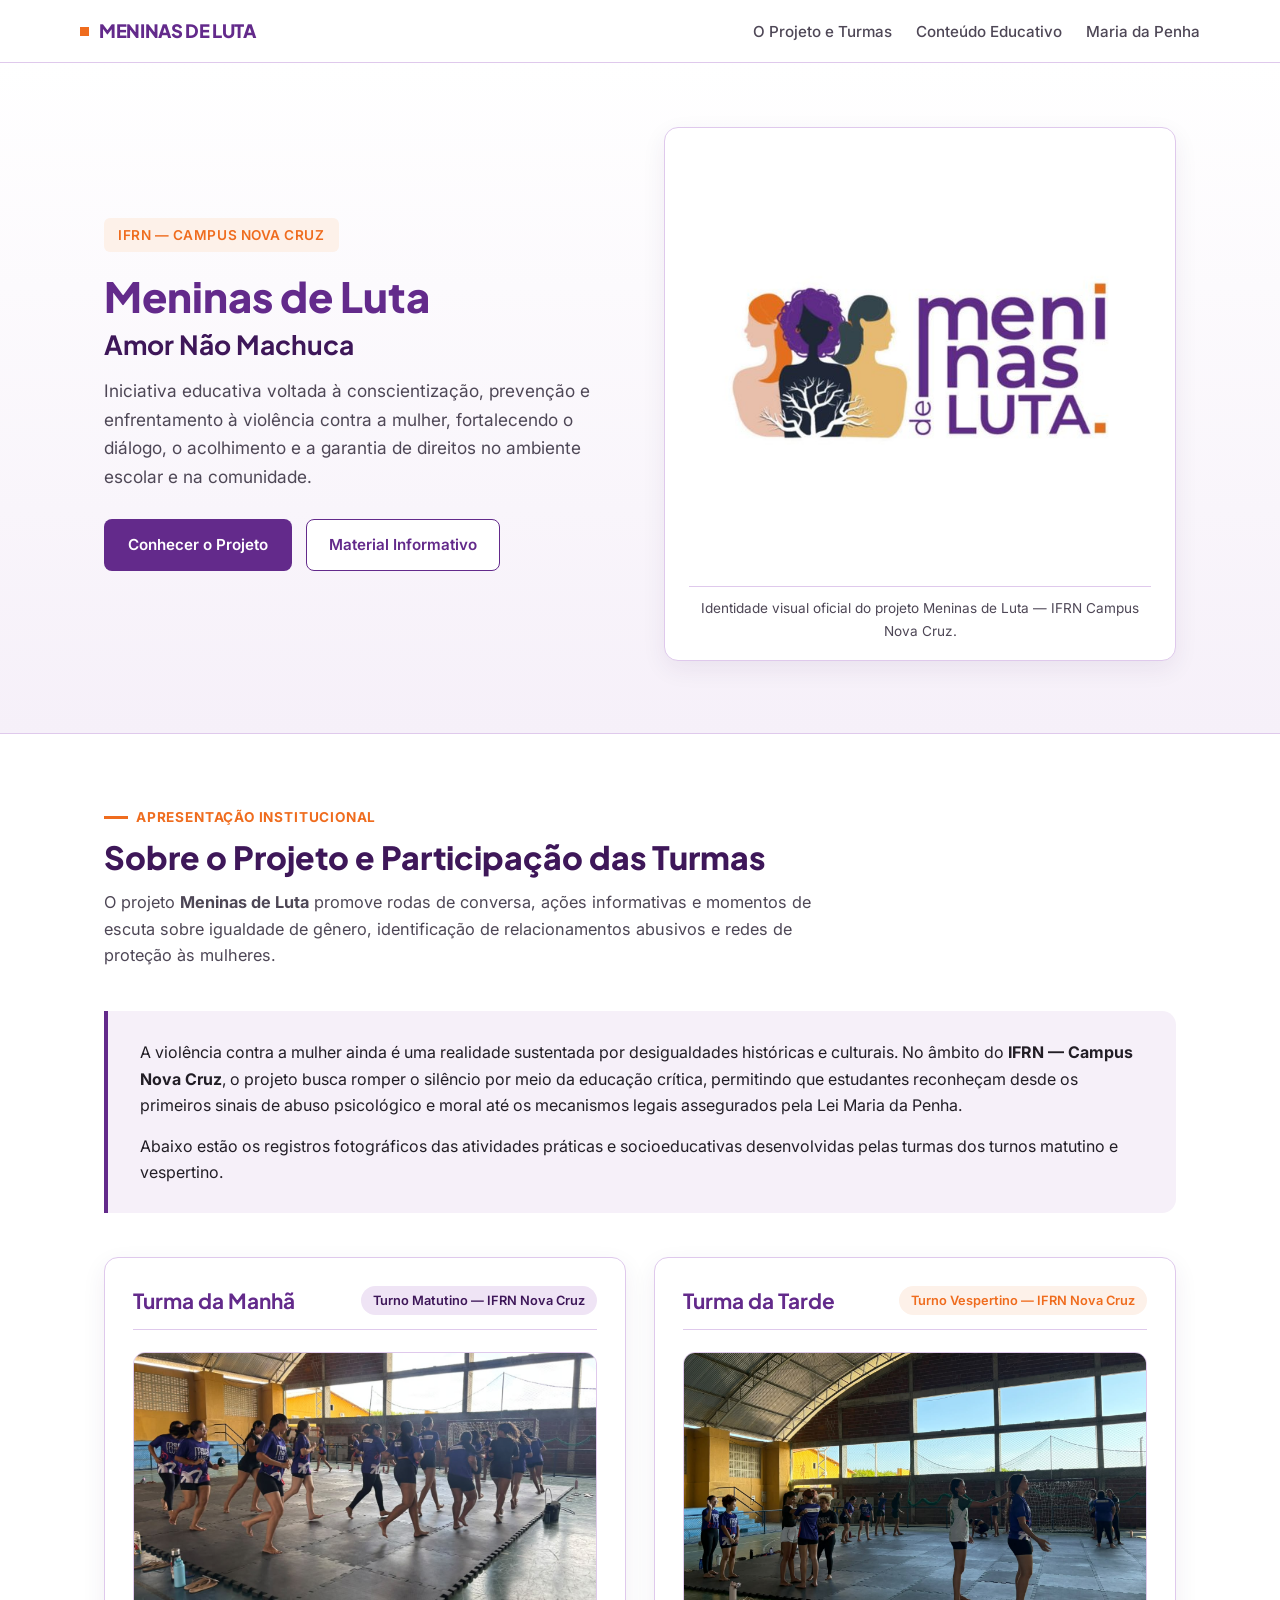
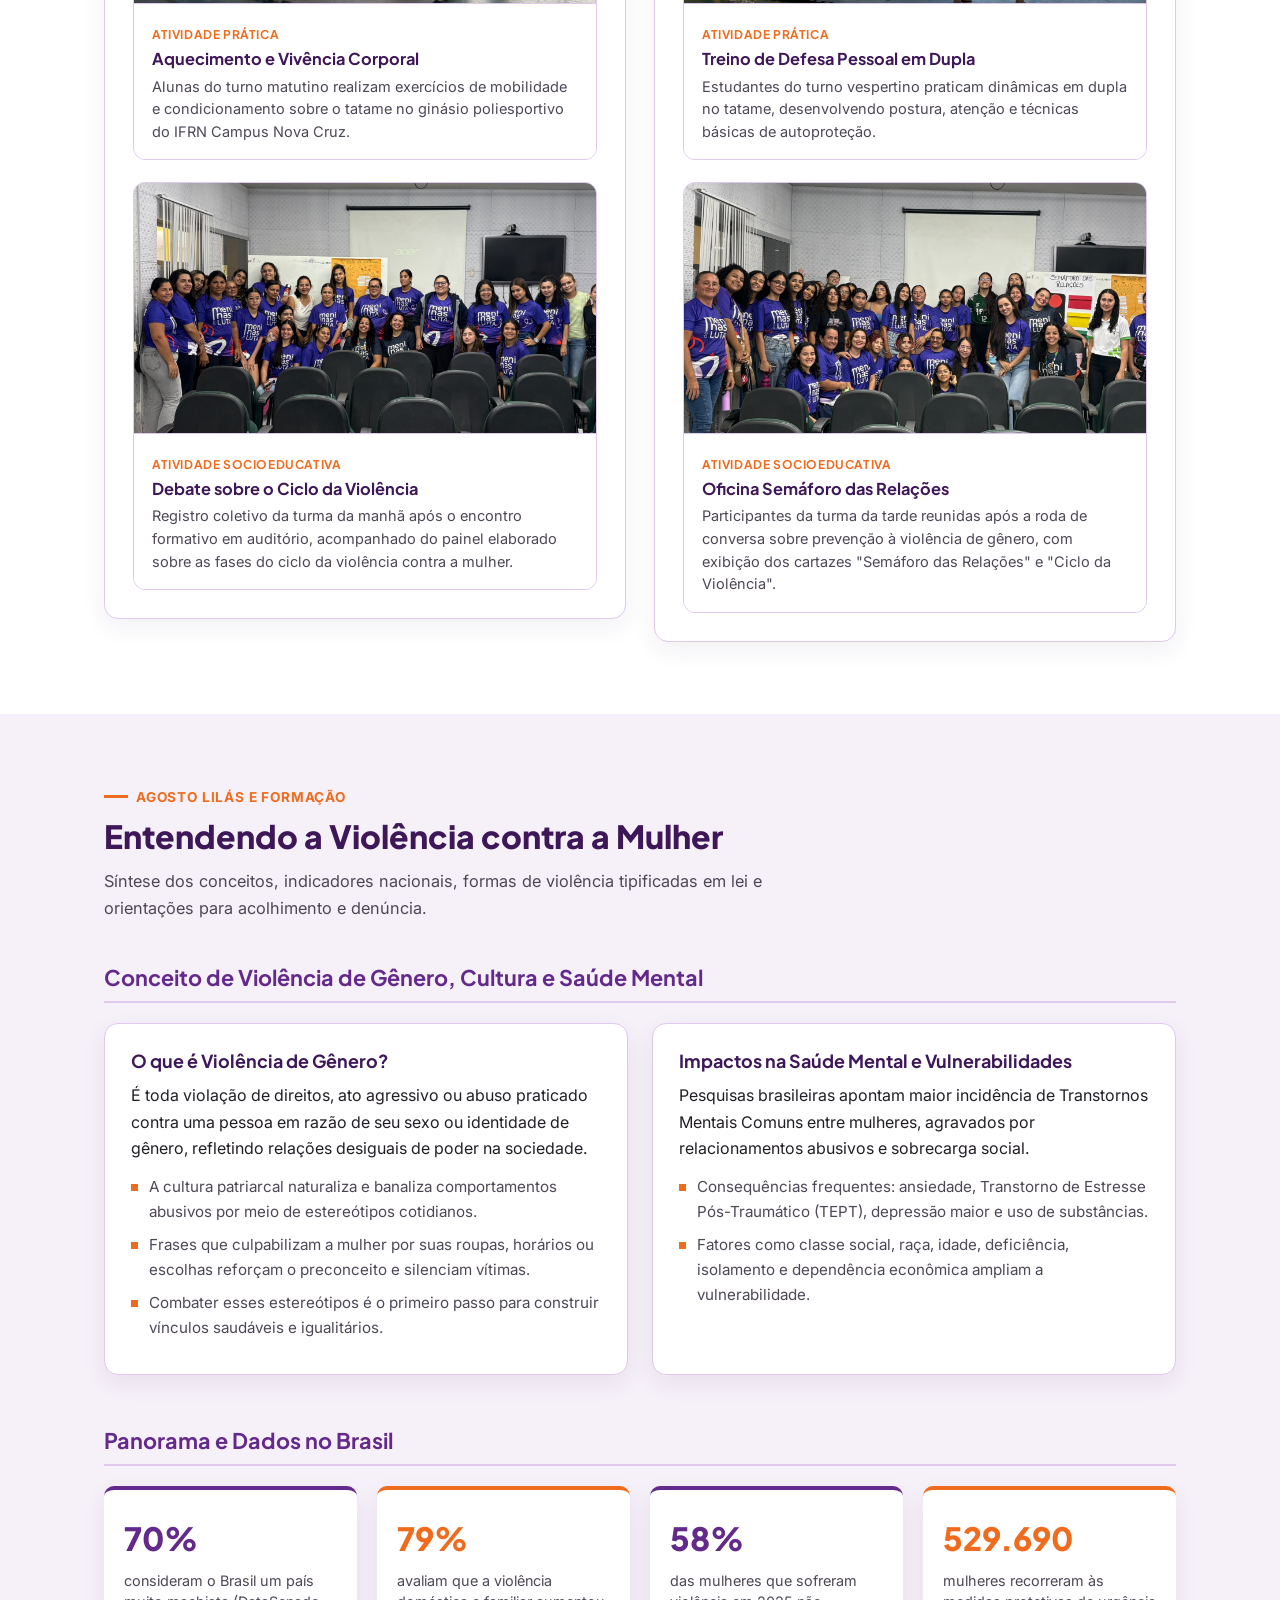
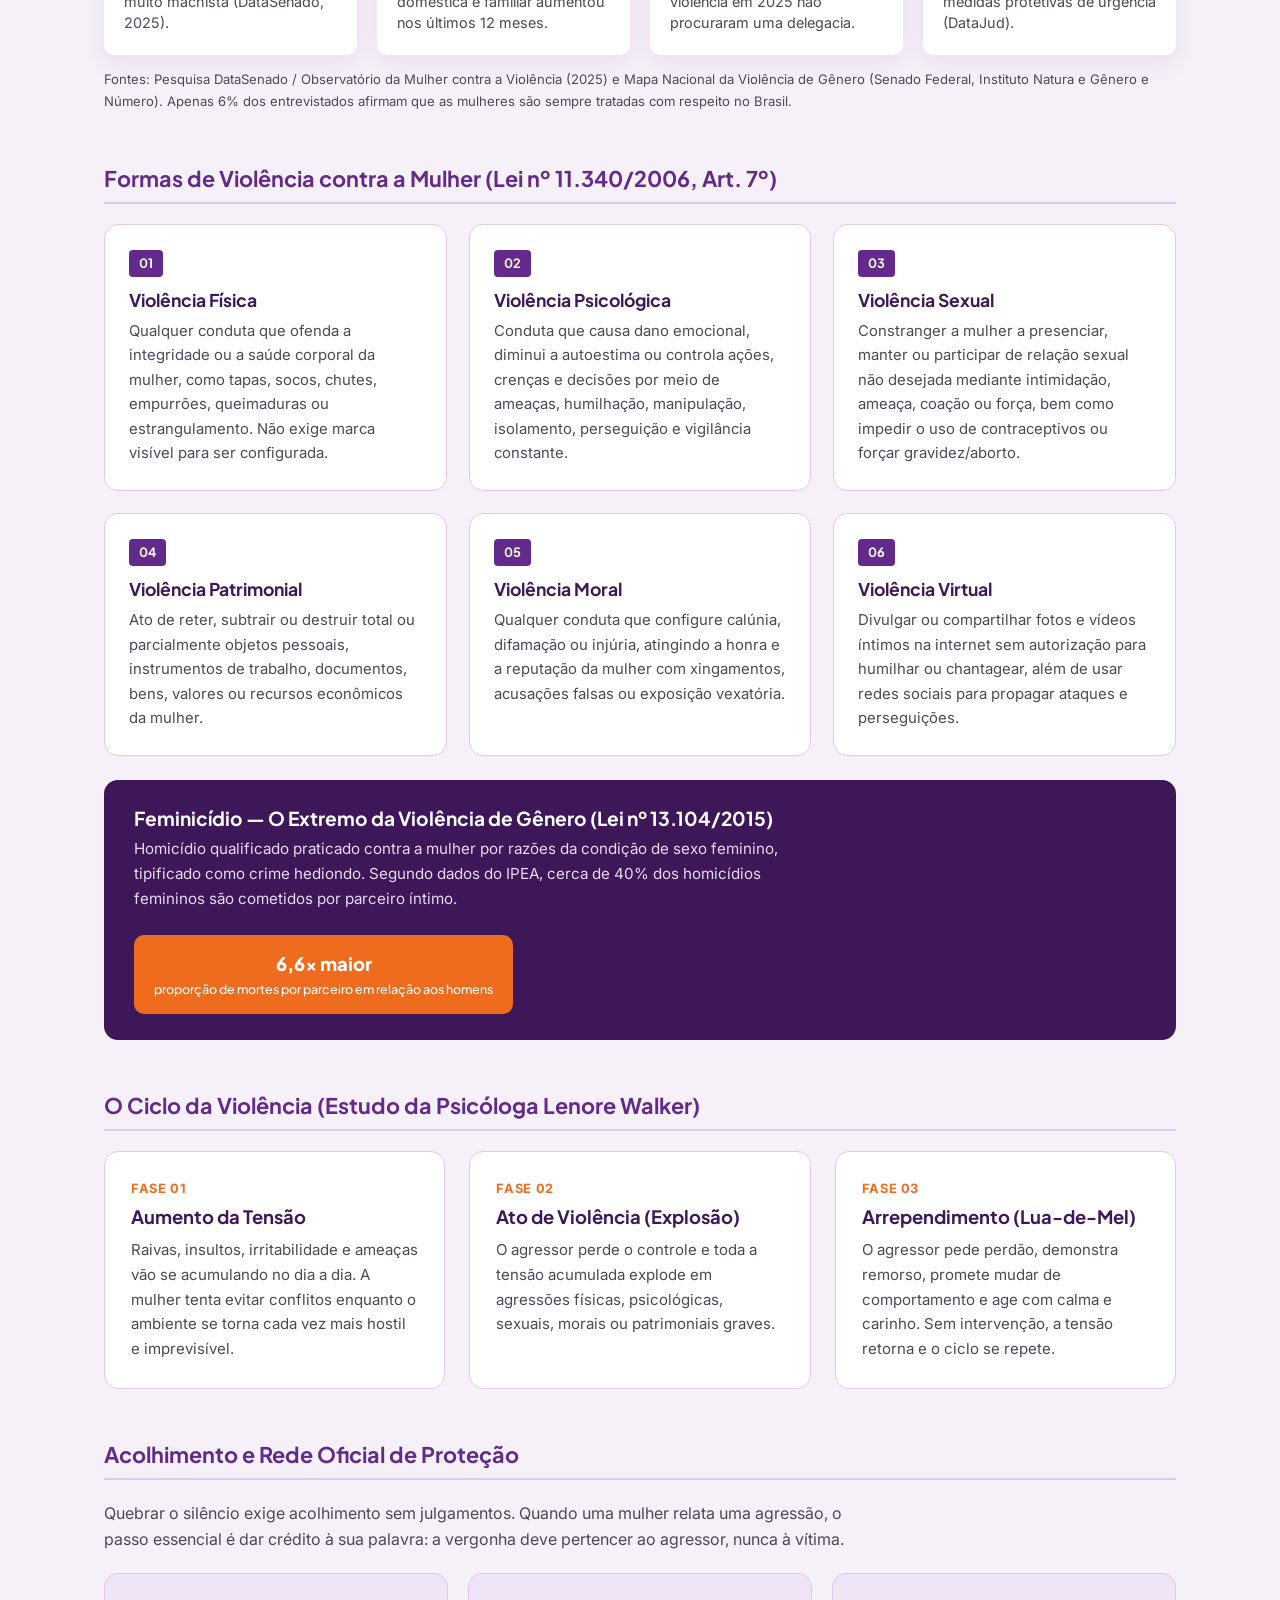
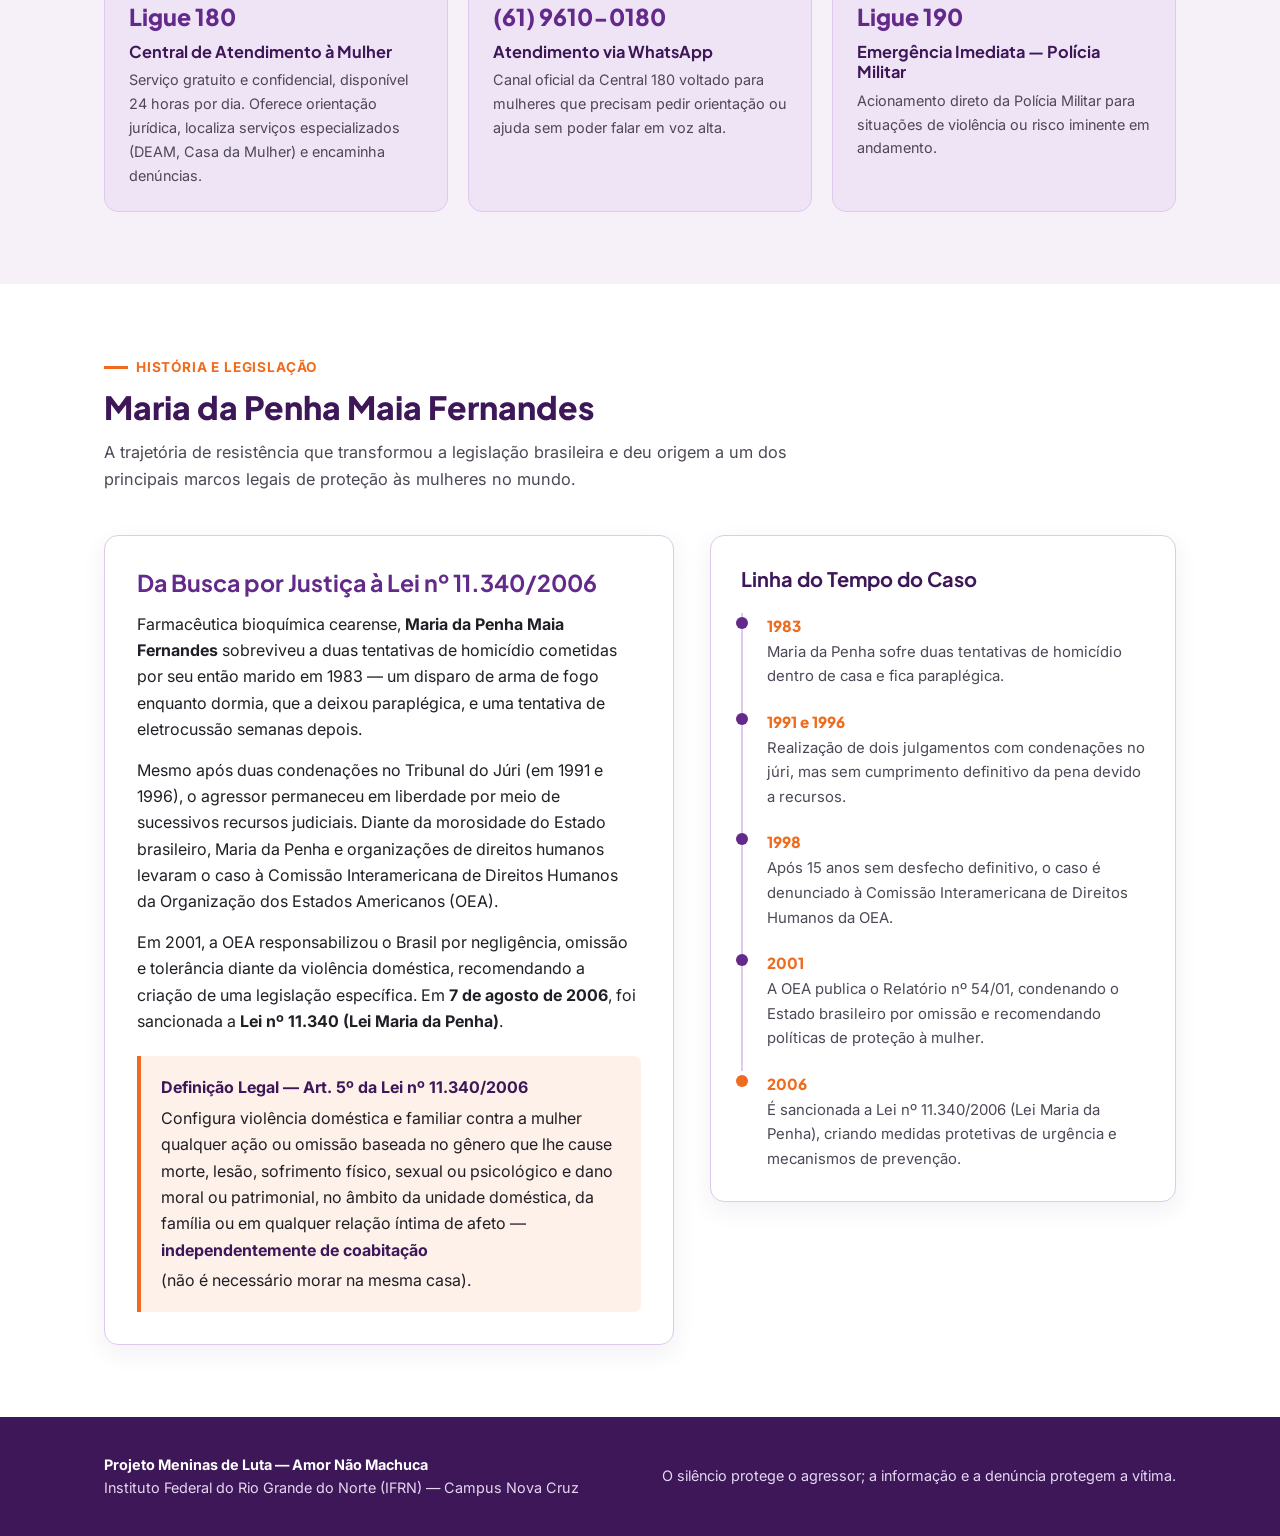
<file: index.html>
<!DOCTYPE html>
<html lang="pt-BR">
<head>
  <meta charset="UTF-8" />
  <meta name="viewport" content="width=device-width, initial-scale=1.0" />
  <title>Meninas de Luta | IFRN Campus Nova Cruz</title>
  <link rel="preconnect" href="https://fonts.googleapis.com" />
  <link rel="preconnect" href="https://fonts.gstatic.com" crossorigin />
  <link href="https://fonts.googleapis.com/css2?family=Inter:wght@400;500;600&family=Plus+Jakarta+Sans:wght@600;700;800&display=swap" rel="stylesheet" />
  <link rel="stylesheet" href="estilo.css" />
</head>
<body>

  <!-- CABEÇALHO / NAVEGAÇÃO -->
  <header>
    <div class="container nav-bar">
      <a href="#inicio" class="marca">
        <span class="marca-ponto"></span>
        MENINAS DE LUTA
      </a>
      <nav>
        <ul>
          <li><a href="#projeto">O Projeto e Turmas</a></li>
          <li><a href="#conteudo">Conteúdo Educativo</a></li>
          <li><a href="#maria-da-penha">Maria da Penha</a></li>
        </ul>
      </nav>
    </div>
  </header>

  <!-- INÍCIO (HERO COM A IMAGEM DE IDENTIDADE VISUAL) -->
  <section id="inicio" class="hero">
    <div class="container hero-grid">
      <div>
        <span class="hero-etiqueta">IFRN — Campus Nova Cruz</span>
        <h1>
          Meninas de Luta
          <span>Amor Não Machuca</span>
        </h1>
        <p>
          Iniciativa educativa voltada à conscientização, prevenção e enfrentamento à violência contra a mulher, fortalecendo o diálogo, o acolhimento e a garantia de direitos no ambiente escolar e na comunidade.
        </p>
        <div class="hero-acoes">
          <a href="#projeto" class="btn-primario">Conhecer o Projeto</a>
          <a href="#conteudo" class="btn-secundario">Material Informativo</a>
        </div>
      </div>

      <figure class="hero-imagem-box">
        <img
          src="meninasnaluta.jpg"
          alt="Identidade visual do projeto Meninas de Luta"
        />
        <figcaption class="hero-legenda">
          Identidade visual oficial do projeto Meninas de Luta — IFRN Campus Nova Cruz.
        </figcaption>
      </figure>
    </div>
  </section>

  <!-- PARTE 1: SOBRE O PROJETO + REGISTROS DAS TURMAS (MANHÃ E TARDE) -->
  <section id="projeto">
    <div class="container">
      <div class="cabecalho-secao">
        <span class="linha-guia">Apresentação Institucional</span>
        <h2>Sobre o Projeto e Participação das Turmas</h2>
        <p>
          O projeto <strong>Meninas de Luta</strong> promove rodas de conversa, ações informativas e momentos de escuta sobre igualdade de gênero, identificação de relacionamentos abusivos e redes de proteção às mulheres.
        </p>
      </div>

      <div class="sobre-texto">
        <p>
          A violência contra a mulher ainda é uma realidade sustentada por desigualdades históricas e culturais. No âmbito do <strong>IFRN — Campus Nova Cruz</strong>, o projeto busca romper o silêncio por meio da educação crítica, permitindo que estudantes reconheçam desde os primeiros sinais de abuso psicológico e moral até os mecanismos legais assegurados pela Lei Maria da Penha.
        </p>
        <p>
          Abaixo estão os registros fotográficos das atividades práticas e socioeducativas desenvolvidas pelas turmas dos turnos matutino e vespertino.
        </p>
      </div>

      <div class="turmas-grid">
        <!-- ESPAÇO 1: TURMA DA MANHÃ -->
        <article class="turma-card">
          <div class="turma-topo">
            <h3>Turma da Manhã</h3>
            <span class="turma-tag">Turno Matutino — IFRN Nova Cruz</span>
          </div>

          <div class="turma-galeria">
            <figure class="foto-item">
              <div class="foto-moldura">
                <img
                  src="pratica_manha.jpeg"
                  alt="Aula prática da turma da manhã no tatame do ginásio"
                />
              </div>
              <figcaption class="foto-legenda">
                <span class="foto-categoria">Atividade Prática</span>
                <h4>Aquecimento e Vivência Corporal</h4>
                <p>
                  Alunas do turno matutino realizam exercícios de mobilidade e condicionamento sobre o tatame no ginásio poliesportivo do IFRN Campus Nova Cruz.
                </p>
              </figcaption>
            </figure>

            <figure class="foto-item">
              <div class="foto-moldura">
                <img
                  src="socioeducativa_manha.jpeg"
                  alt="Roda socioeducativa da turma da manhã em auditório"
                />
              </div>
              <figcaption class="foto-legenda">
                <span class="foto-categoria">Atividade Socioeducativa</span>
                <h4>Debate sobre o Ciclo da Violência</h4>
                <p>
                  Registro coletivo da turma da manhã após o encontro formativo em auditório, acompanhado do painel elaborado sobre as fases do ciclo da violência contra a mulher.
                </p>
              </figcaption>
            </figure>
          </div>
        </article>

        <!-- ESPAÇO 2: TURMA DA TARDE -->
        <article class="turma-card">
          <div class="turma-topo">
            <h3>Turma da Tarde</h3>
            <span class="turma-tag tarde">Turno Vespertino — IFRN Nova Cruz</span>
          </div>

          <div class="turma-galeria">
            <figure class="foto-item">
              <div class="foto-moldura">
                <img
                  src="pratica_tarde.jpeg"
                  alt="Aula prática em dupla da turma da tarde no ginásio"
                />
              </div>
              <figcaption class="foto-legenda">
                <span class="foto-categoria">Atividade Prática</span>
                <h4>Treino de Defesa Pessoal em Dupla</h4>
                <p>
                  Estudantes do turno vespertino praticam dinâmicas em dupla no tatame, desenvolvendo postura, atenção e técnicas básicas de autoproteção.
                </p>
              </figcaption>
            </figure>

            <figure class="foto-item">
              <div class="foto-moldura">
                <img
                  src="socioeducativa_tarde.jpeg"
                  alt="Roda socioeducativa da turma da tarde com cartazes educativos"
                />
              </div>
              <figcaption class="foto-legenda">
                <span class="foto-categoria">Atividade Socioeducativa</span>
                <h4>Oficina Semáforo das Relações</h4>
                <p>
                  Participantes da turma da tarde reunidas após a roda de conversa sobre prevenção à violência de gênero, com exibição dos cartazes "Semáforo das Relações" e "Ciclo da Violência".
                </p>
              </figcaption>
            </figure>
          </div>
        </article>
      </div>
    </div>
  </section>

  <!-- PARTE 2: INFORMAÇÕES DOS SLIDES -->
  <section id="conteudo" class="secao-alternada">
    <div class="container">
      <div class="cabecalho-secao">
        <span class="linha-guia">Agosto Lilás e Formação</span>
        <h2>Entendendo a Violência contra a Mulher</h2>
        <p>
          Síntese dos conceitos, indicadores nacionais, formas de violência tipificadas em lei e orientações para acolhimento e denúncia.
        </p>
      </div>

      <!-- BLOCO A: CONCEITO, ESTEREÓTIPOS E SAÚDE MENTAL -->
      <div class="bloco-subsecao">
        <h3 class="subtitulo-bloco">Conceito de Violência de Gênero, Cultura e Saúde Mental</h3>
        <div class="grid-2">
          <div class="card-simples">
            <h4>O que é Violência de Gênero?</h4>
            <p>
              É toda violação de direitos, ato agressivo ou abuso praticado contra uma pessoa em razão de seu sexo ou identidade de gênero, refletindo relações desiguais de poder na sociedade.
            </p>
            <ul class="lista-limpa">
              <li>A cultura patriarcal naturaliza e banaliza comportamentos abusivos por meio de estereótipos cotidianos.</li>
              <li>Frases que culpabilizam a mulher por suas roupas, horários ou escolhas reforçam o preconceito e silenciam vítimas.</li>
              <li>Combater esses estereótipos é o primeiro passo para construir vínculos saudáveis e igualitários.</li>
            </ul>
          </div>

          <div class="card-simples">
            <h4>Impactos na Saúde Mental e Vulnerabilidades</h4>
            <p>
              Pesquisas brasileiras apontam maior incidência de Transtornos Mentais Comuns entre mulheres, agravados por relacionamentos abusivos e sobrecarga social.
            </p>
            <ul class="lista-limpa">
              <li>Consequências frequentes: ansiedade, Transtorno de Estresse Pós-Traumático (TEPT), depressão maior e uso de substâncias.</li>
              <li>Fatores como classe social, raça, idade, deficiência, isolamento e dependência econômica ampliam a vulnerabilidade.</li>
            </ul>
          </div>
        </div>
      </div>

      <!-- BLOCO B: DADOS DO MAPA DA VIOLÊNCIA DE GÊNERO -->
      <div class="bloco-subsecao">
        <h3 class="subtitulo-bloco">Panorama e Dados no Brasil</h3>
        <div class="dados-grid">
          <div class="dado-card">
            <span class="dado-numero">70%</span>
            <p>consideram o Brasil um país muito machista (DataSenado, 2025).</p>
          </div>
          <div class="dado-card destaque-laranja">
            <span class="dado-numero">79%</span>
            <p>avaliam que a violência doméstica e familiar aumentou nos últimos 12 meses.</p>
          </div>
          <div class="dado-card">
            <span class="dado-numero">58%</span>
            <p>das mulheres que sofreram violência em 2025 não procuraram uma delegacia.</p>
          </div>
          <div class="dado-card destaque-laranja">
            <span class="dado-numero">529.690</span>
            <p>mulheres recorreram às medidas protetivas de urgência (DataJud).</p>
          </div>
        </div>
        <p class="fonte-dados">
          Fontes: Pesquisa DataSenado / Observatório da Mulher contra a Violência (2025) e Mapa Nacional da Violência de Gênero (Senado Federal, Instituto Natura e Gênero e Número). Apenas 6% dos entrevistados afirmam que as mulheres são sempre tratadas com respeito no Brasil.
        </p>
      </div>

      <!-- BLOCO C: AS FORMAS DE VIOLÊNCIA -->
      <div class="bloco-subsecao">
        <h3 class="subtitulo-bloco">Formas de Violência contra a Mulher (Lei nº 11.340/2006, Art. 7º)</h3>
        <div class="formas-grid">
          <div class="forma-card">
            <span class="forma-indice">01</span>
            <h4>Violência Física</h4>
            <p>
              Qualquer conduta que ofenda a integridade ou a saúde corporal da mulher, como tapas, socos, chutes, empurrões, queimaduras ou estrangulamento. Não exige marca visível para ser configurada.
            </p>
          </div>

          <div class="forma-card">
            <span class="forma-indice">02</span>
            <h4>Violência Psicológica</h4>
            <p>
              Conduta que causa dano emocional, diminui a autoestima ou controla ações, crenças e decisões por meio de ameaças, humilhação, manipulação, isolamento, perseguição e vigilância constante.
            </p>
          </div>

          <div class="forma-card">
            <span class="forma-indice">03</span>
            <h4>Violência Sexual</h4>
            <p>
              Constranger a mulher a presenciar, manter ou participar de relação sexual não desejada mediante intimidação, ameaça, coação ou força, bem como impedir o uso de contraceptivos ou forçar gravidez/aborto.
            </p>
          </div>

          <div class="forma-card">
            <span class="forma-indice">04</span>
            <h4>Violência Patrimonial</h4>
            <p>
              Ato de reter, subtrair ou destruir total ou parcialmente objetos pessoais, instrumentos de trabalho, documentos, bens, valores ou recursos econômicos da mulher.
            </p>
          </div>

          <div class="forma-card">
            <span class="forma-indice">05</span>
            <h4>Violência Moral</h4>
            <p>
              Qualquer conduta que configure calúnia, difamação ou injúria, atingindo a honra e a reputação da mulher com xingamentos, acusações falsas ou exposição vexatória.
            </p>
          </div>

          <div class="forma-card">
            <span class="forma-indice">06</span>
            <h4>Violência Virtual</h4>
            <p>
              Divulgar ou compartilhar fotos e vídeos íntimos na internet sem autorização para humilhar ou chantagear, além de usar redes sociais para propagar ataques e perseguições.
            </p>
          </div>
        </div>

        <div class="alerta-feminicidio">
          <div>
            <h4>Feminicídio — O Extremo da Violência de Gênero (Lei nº 13.104/2015)</h4>
            <p>
              Homicídio qualificado praticado contra a mulher por razões da condição de sexo feminino, tipificado como crime hediondo. Segundo dados do IPEA, cerca de 40% dos homicídios femininos são cometidos por parceiro íntimo.
            </p>
          </div>
          <div class="alerta-numero">
            6,6x maior
            <span class="alerta-subtexto">proporção de mortes por parceiro em relação aos homens</span>
          </div>
        </div>
      </div>

      <!-- BLOCO D: O CICLO DA VIOLÊNCIA -->
      <div class="bloco-subsecao">
        <h3 class="subtitulo-bloco">O Ciclo da Violência (Estudo da Psicóloga Lenore Walker)</h3>
        <div class="ciclo-grid">
          <div class="ciclo-card">
            <span class="ciclo-fase">Fase 01</span>
            <h4>Aumento da Tensão</h4>
            <p>
              Raivas, insultos, irritabilidade e ameaças vão se acumulando no dia a dia. A mulher tenta evitar conflitos enquanto o ambiente se torna cada vez mais hostil e imprevisível.
            </p>
          </div>

          <div class="ciclo-card">
            <span class="ciclo-fase">Fase 02</span>
            <h4>Ato de Violência (Explosão)</h4>
            <p>
              O agressor perde o controle e toda a tensão acumulada explode em agressões físicas, psicológicas, sexuais, morais ou patrimoniais graves.
            </p>
          </div>

          <div class="ciclo-card">
            <span class="ciclo-fase">Fase 03</span>
            <h4>Arrependimento (Lua-de-Mel)</h4>
            <p>
              O agressor pede perdão, demonstra remorso, promete mudar de comportamento e age com calma e carinho. Sem intervenção, a tensão retorna e o ciclo se repete.
            </p>
          </div>
        </div>
      </div>

      <!-- BLOCO E: ACOLHIMENTO E REDE DE PROTEÇÃO -->
      <div class="bloco-subsecao">
        <h3 class="subtitulo-bloco">Acolhimento e Rede Oficial de Proteção</h3>
        <p class="texto-acolhimento">
          Quebrar o silêncio exige acolhimento sem julgamentos. Quando uma mulher relata uma agressão, o passo essencial é dar crédito à sua palavra: a vergonha deve pertencer ao agressor, nunca à vítima.
        </p>

        <div class="canais-grid">
          <div class="canal-card">
            <span class="canal-numero">Ligue 180</span>
            <h4>Central de Atendimento à Mulher</h4>
            <p>
              Serviço gratuito e confidencial, disponível 24 horas por dia. Oferece orientação jurídica, localiza serviços especializados (DEAM, Casa da Mulher) e encaminha denúncias.
            </p>
          </div>

          <div class="canal-card">
            <span class="canal-numero">(61) 9610-0180</span>
            <h4>Atendimento via WhatsApp</h4>
            <p>
              Canal oficial da Central 180 voltado para mulheres que precisam pedir orientação ou ajuda sem poder falar em voz alta.
            </p>
          </div>

          <div class="canal-card">
            <span class="canal-numero">Ligue 190</span>
            <h4>Emergência Imediata — Polícia Militar</h4>
            <p>
              Acionamento direto da Polícia Militar para situações de violência ou risco iminente em andamento.
            </p>
          </div>
        </div>
      </div>
    </div>
  </section>

  <!-- PARTE 3: SOBRE MARIA DA PENHA E A LEI 11.340/2006 -->
  <section id="maria-da-penha">
    <div class="container">
      <div class="cabecalho-secao">
        <span class="linha-guia">História e Legislação</span>
        <h2>Maria da Penha Maia Fernandes</h2>
        <p>
          A trajetória de resistência que transformou a legislação brasileira e deu origem a um dos principais marcos legais de proteção às mulheres no mundo.
        </p>
      </div>

      <div class="maria-layout">
        <div class="maria-historia">
          <h3>Da Busca por Justiça à Lei nº 11.340/2006</h3>
          <p>
            Farmacêutica bioquímica cearense, <strong>Maria da Penha Maia Fernandes</strong> sobreviveu a duas tentativas de homicídio cometidas por seu então marido em 1983 — um disparo de arma de fogo enquanto dormia, que a deixou paraplégica, e uma tentativa de eletrocussão semanas depois.
          </p>
          <p>
            Mesmo após duas condenações no Tribunal do Júri (em 1991 e 1996), o agressor permaneceu em liberdade por meio de sucessivos recursos judiciais. Diante da morosidade do Estado brasileiro, Maria da Penha e organizações de direitos humanos levaram o caso à Comissão Interamericana de Direitos Humanos da Organização dos Estados Americanos (OEA).
          </p>
          <p>
            Em 2001, a OEA responsabilizou o Brasil por negligência, omissão e tolerância diante da violência doméstica, recomendando a criação de uma legislação específica. Em <strong>7 de agosto de 2006</strong>, foi sancionada a <strong>Lei nº 11.340 (Lei Maria da Penha)</strong>.
          </p>

          <div class="destaque-lei">
            <strong>Definição Legal — Art. 5º da Lei nº 11.340/2006</strong>
            Configura violência doméstica e familiar contra a mulher qualquer ação ou omissão baseada no gênero que lhe cause morte, lesão, sofrimento físico, sexual ou psicológico e dano moral ou patrimonial, no âmbito da unidade doméstica, da família ou em qualquer relação íntima de afeto — <strong>independentemente de coabitação</strong> (não é necessário morar na mesma casa).
          </div>
        </div>

        <div class="linha-tempo">
          <h3>Linha do Tempo do Caso</h3>

          <div class="marco">
            <span class="marco-ano">1983</span>
            <p>Maria da Penha sofre duas tentativas de homicídio dentro de casa e fica paraplégica.</p>
          </div>

          <div class="marco">
            <span class="marco-ano">1991 e 1996</span>
            <p>Realização de dois julgamentos com condenações no júri, mas sem cumprimento definitivo da pena devido a recursos.</p>
          </div>

          <div class="marco">
            <span class="marco-ano">1998</span>
            <p>Após 15 anos sem desfecho definitivo, o caso é denunciado à Comissão Interamericana de Direitos Humanos da OEA.</p>
          </div>

          <div class="marco">
            <span class="marco-ano">2001</span>
            <p>A OEA publica o Relatório nº 54/01, condenando o Estado brasileiro por omissão e recomendando políticas de proteção à mulher.</p>
          </div>

          <div class="marco final">
            <span class="marco-ano">2006</span>
            <p>É sancionada a Lei nº 11.340/2006 (Lei Maria da Penha), criando medidas protetivas de urgência e mecanismos de prevenção.</p>
          </div>
        </div>
      </div>
    </div>
  </section>

  <!-- RODAPÉ -->
  <footer>
    <div class="container rodape-conteudo">
      <div>
        <strong>Projeto Meninas de Luta — Amor Não Machuca</strong><br />
        Instituto Federal do Rio Grande do Norte (IFRN) — Campus Nova Cruz
      </div>
      <div>
        O silêncio protege o agressor; a informação e a denúncia protegem a vítima.
      </div>
    </div>
  </footer>

</body>
</html>
</file>
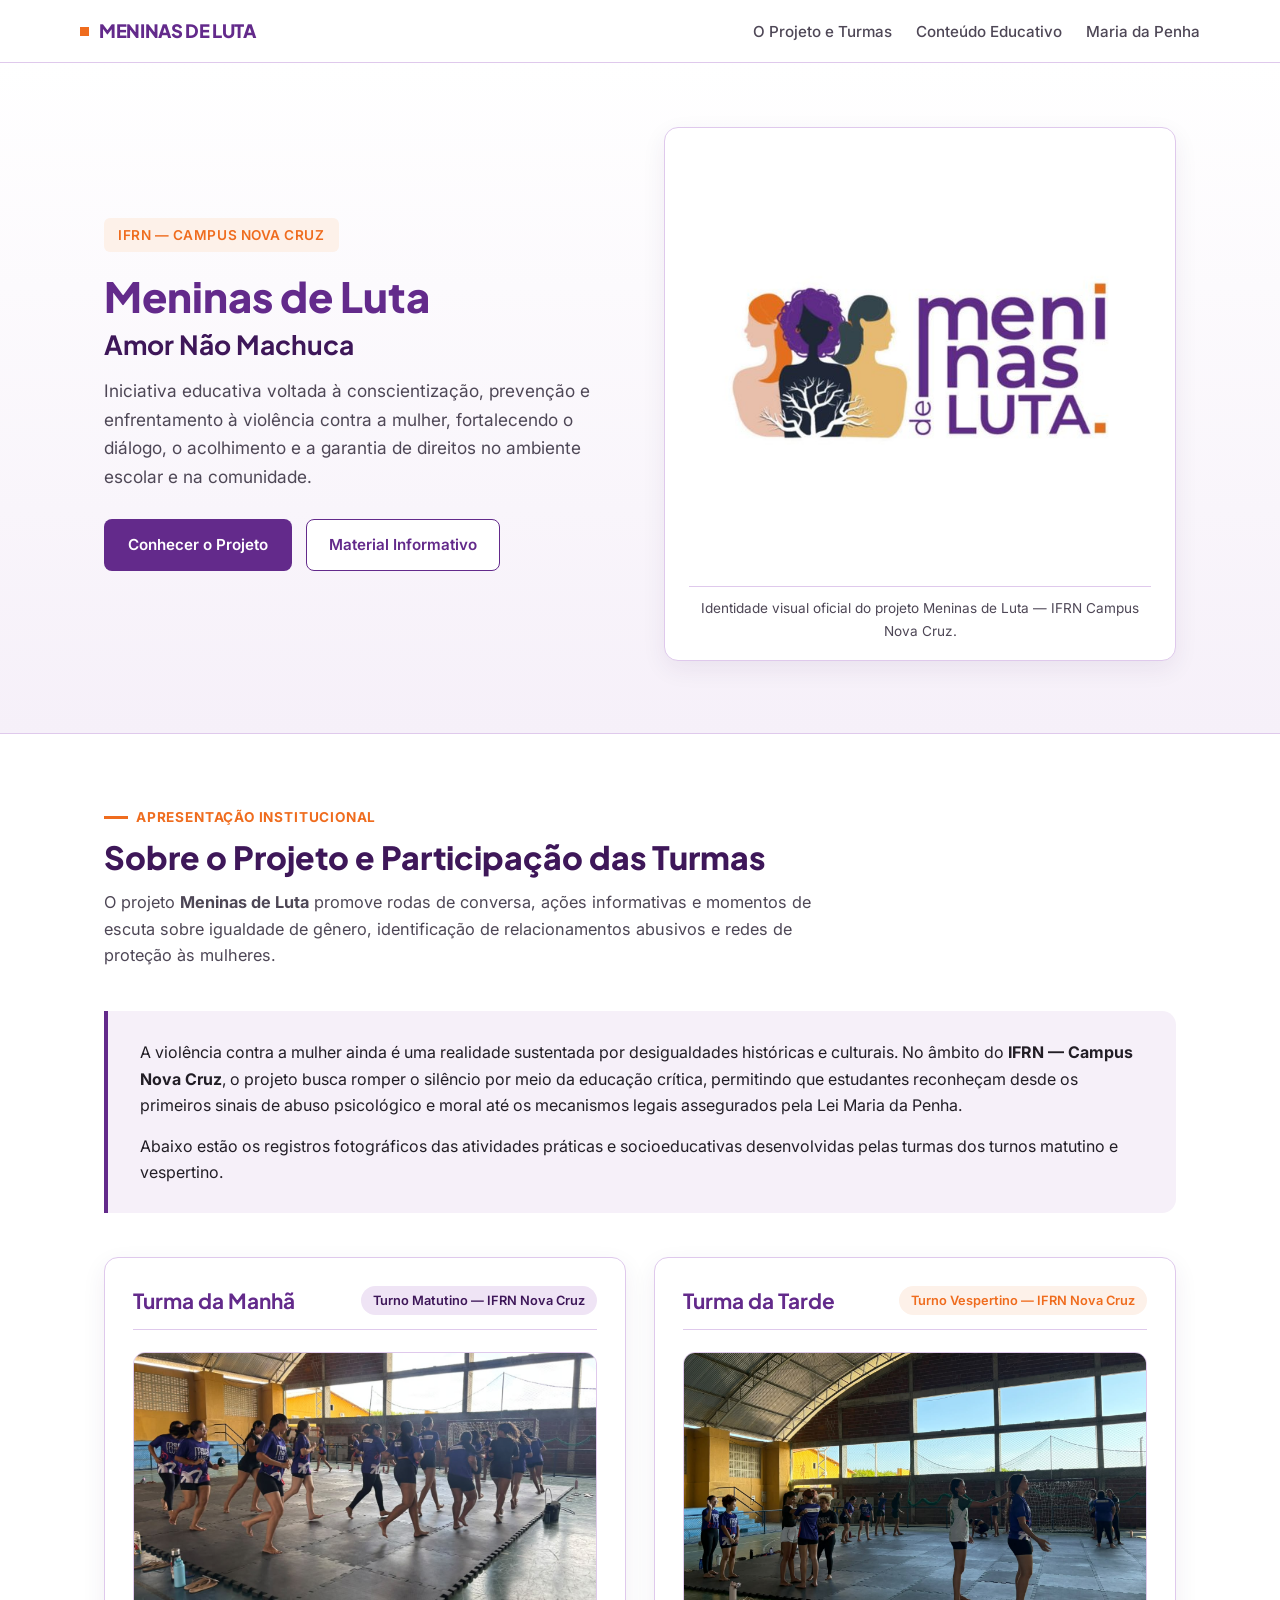
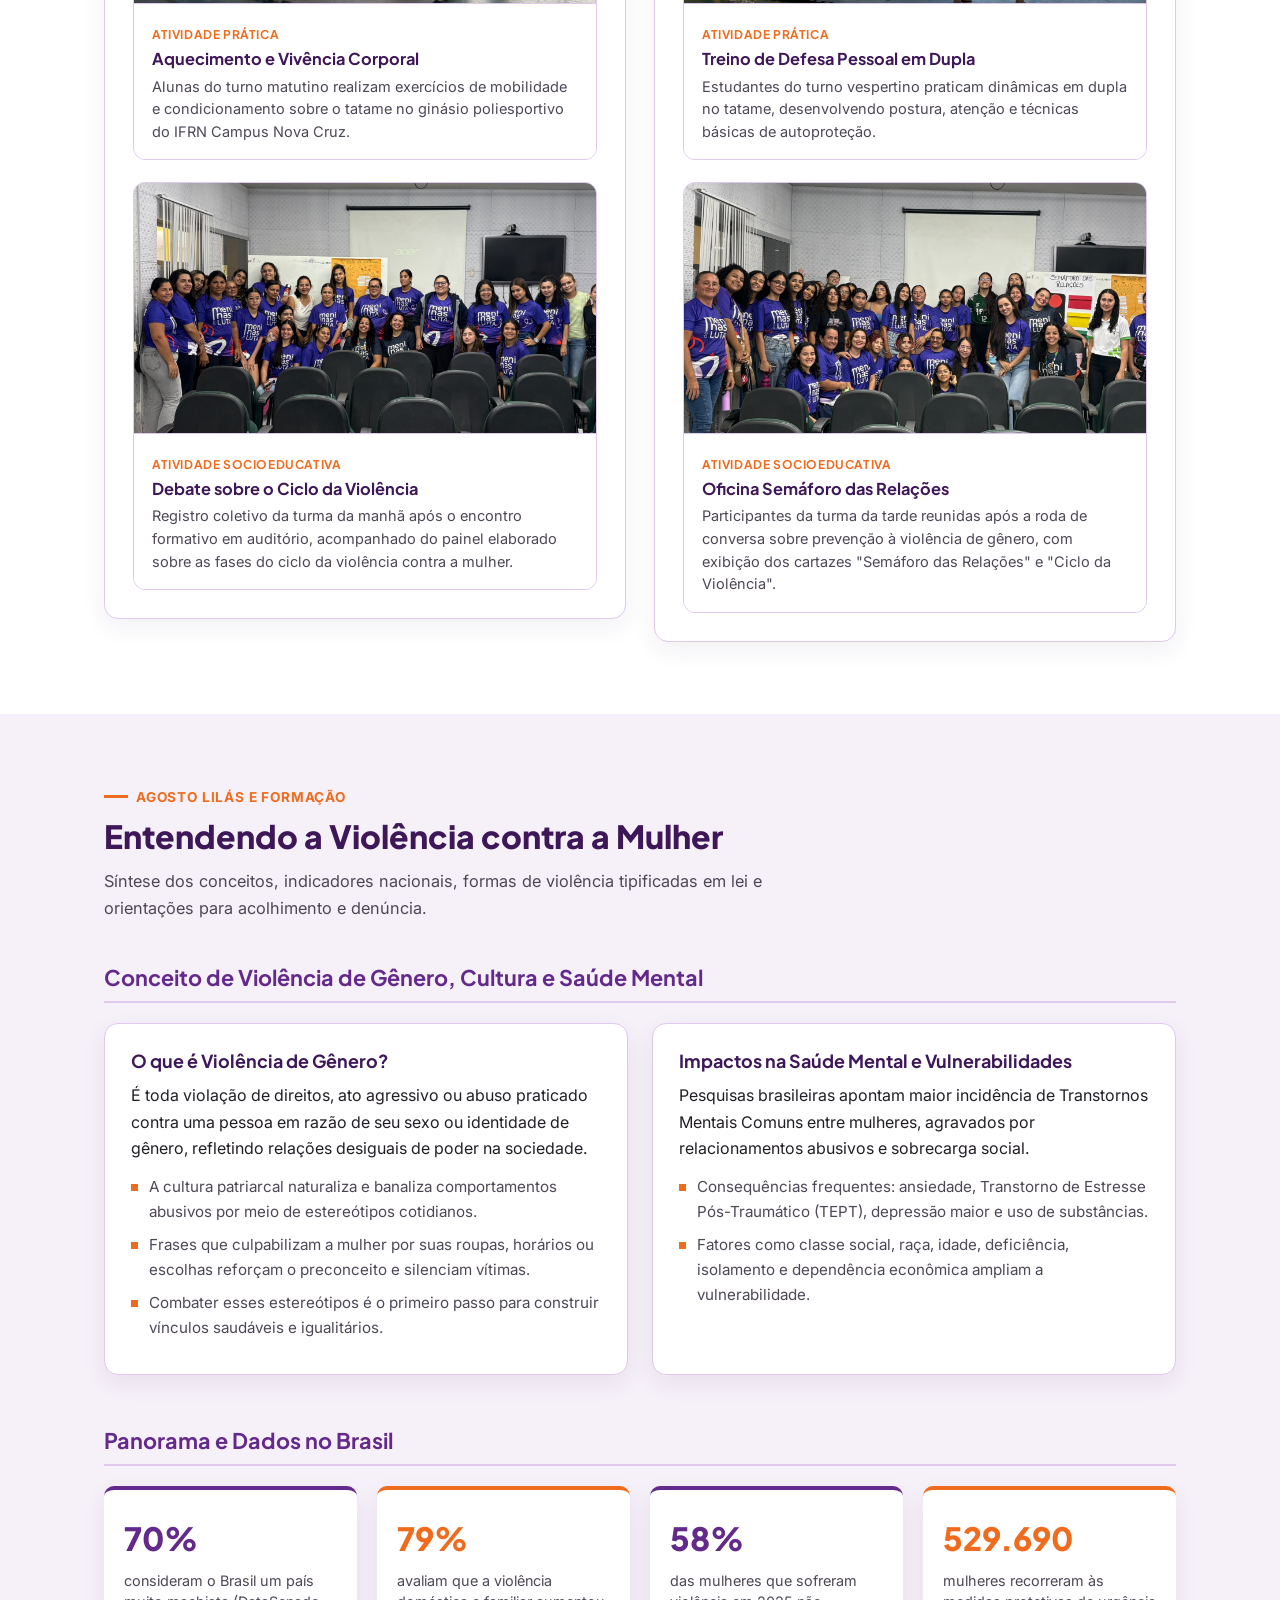
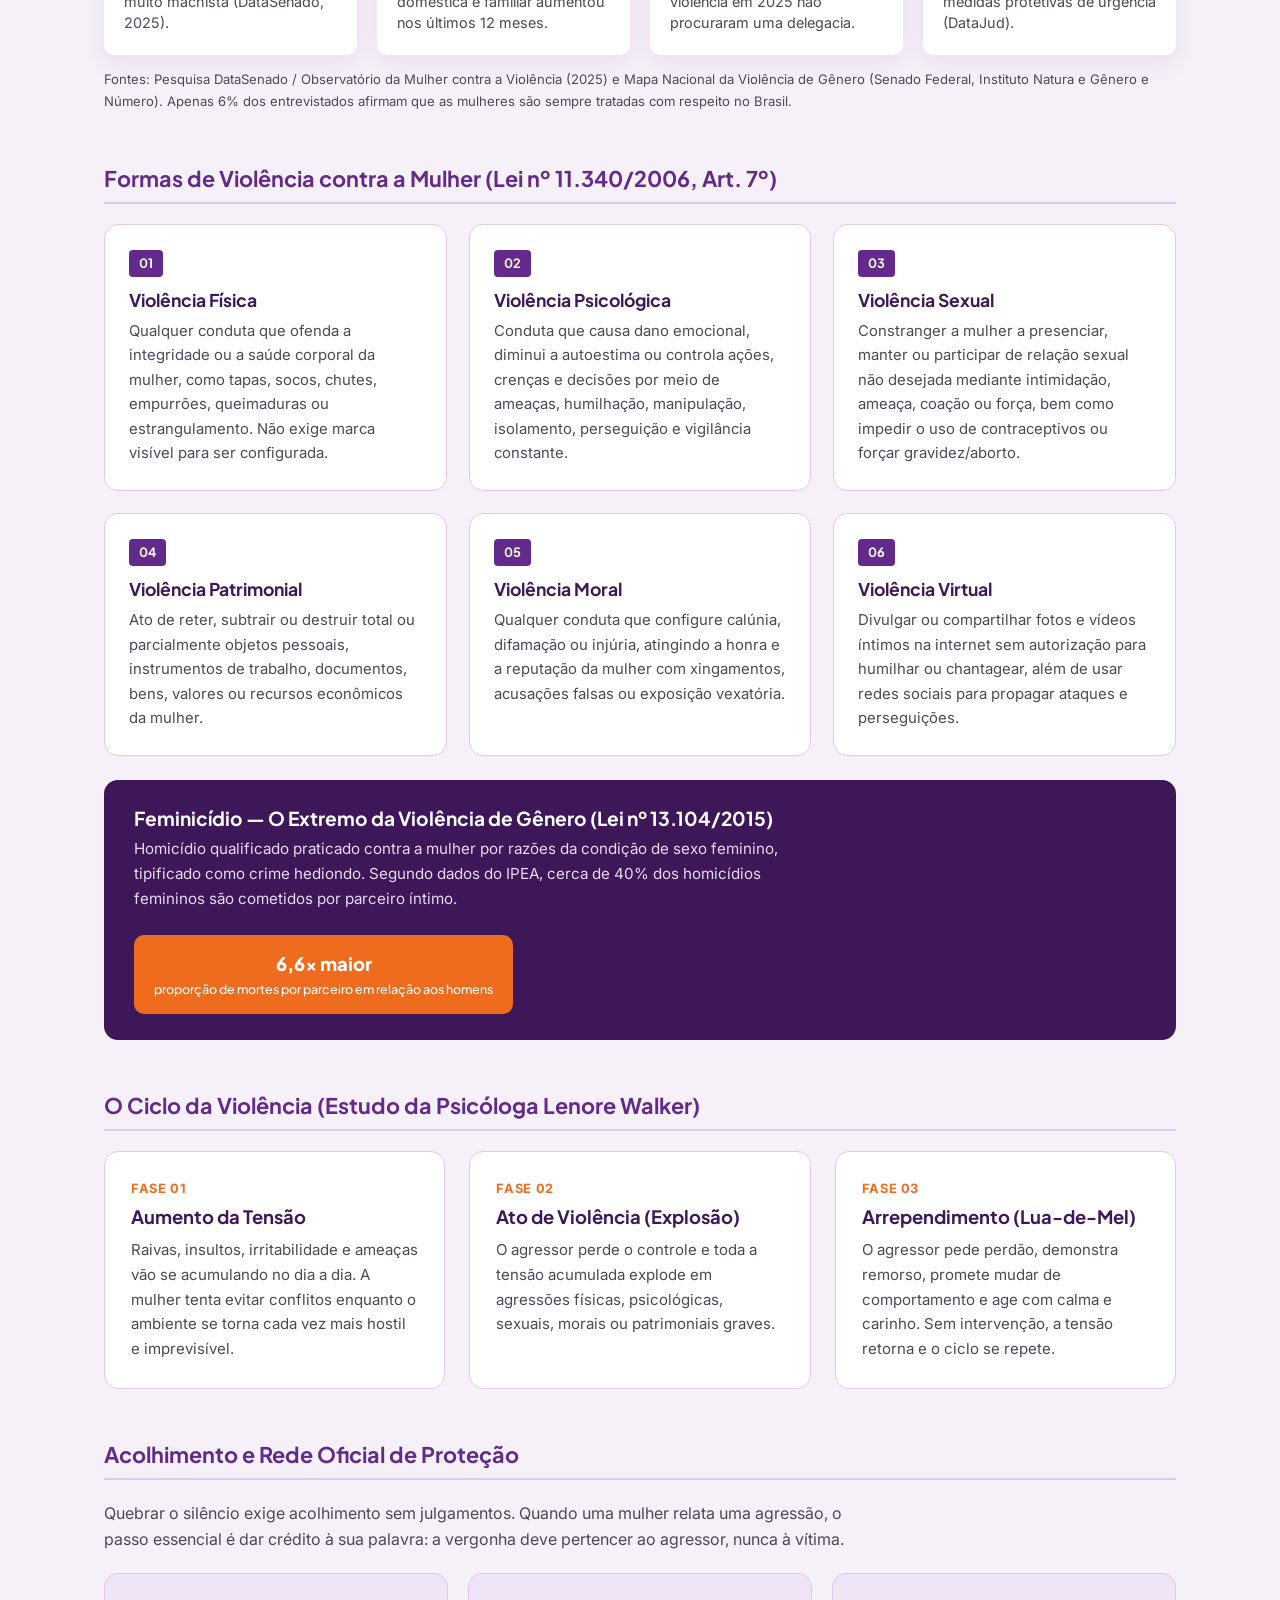
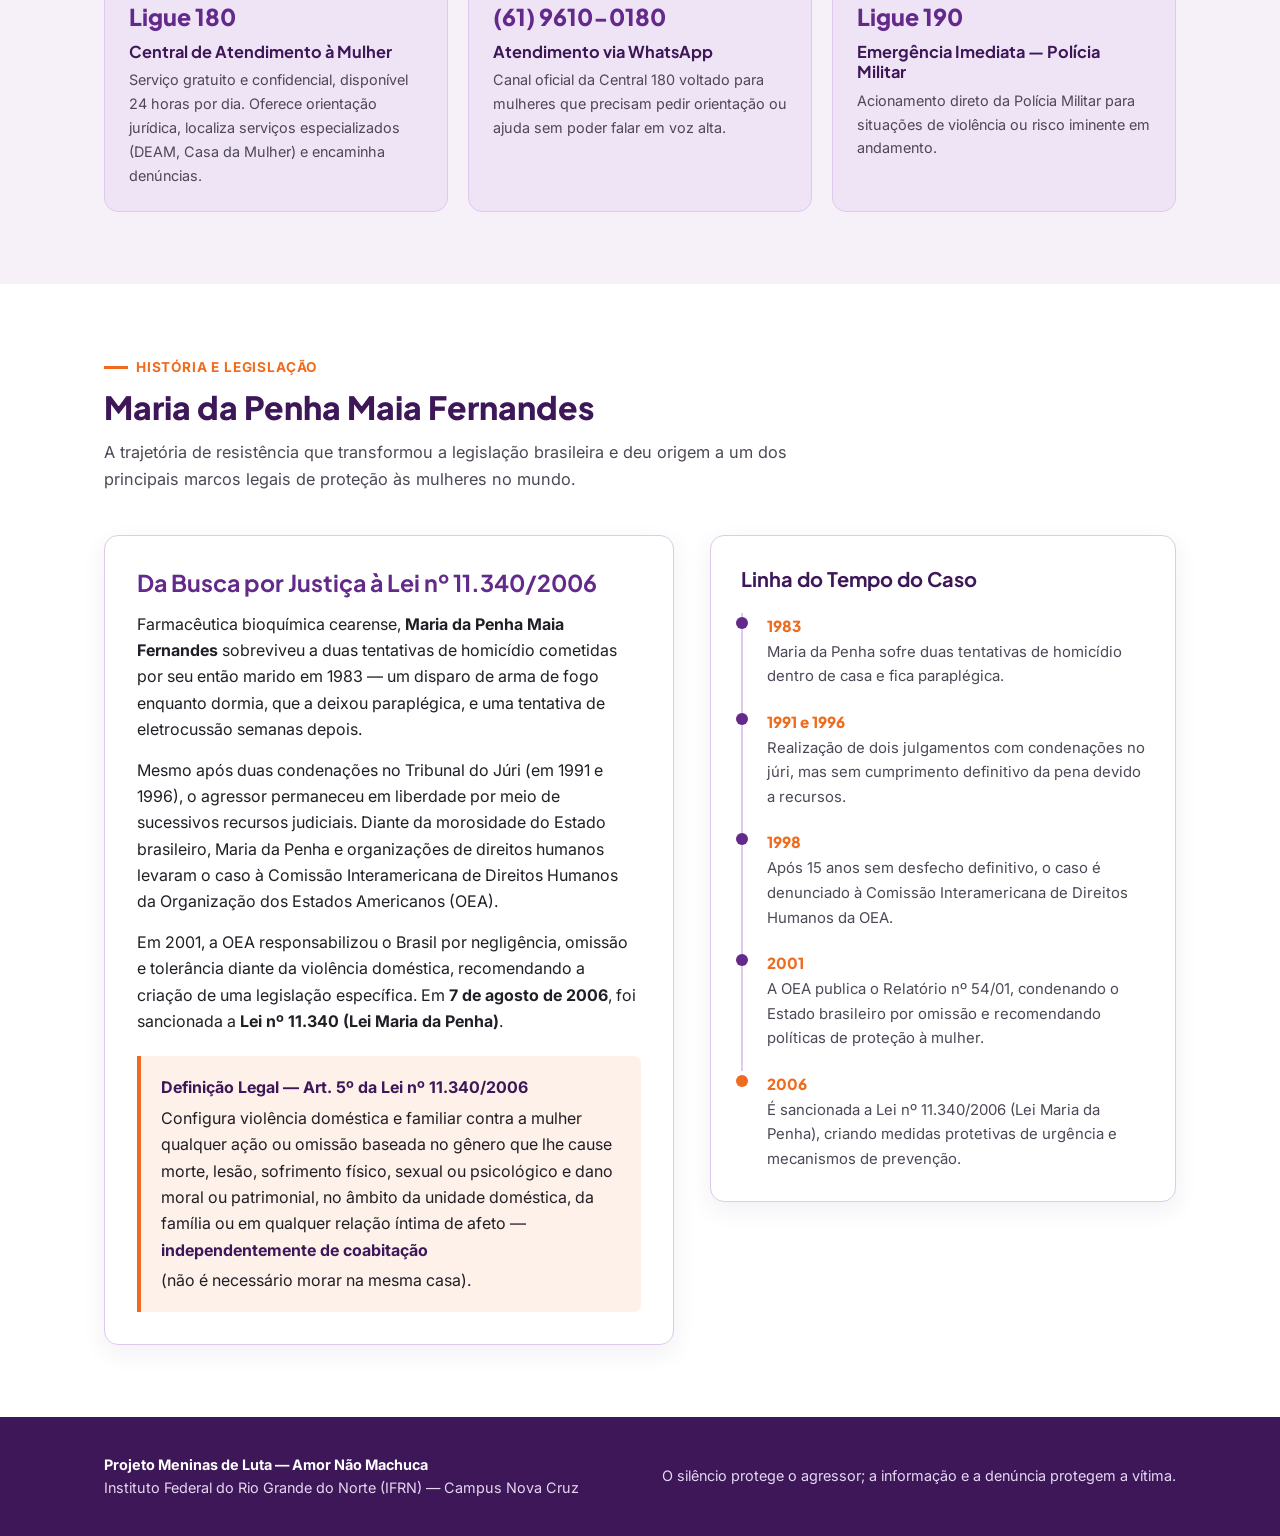
<file: meninasdeluta/index.html>
<!DOCTYPE html>
<html lang="pt-BR">
<head>
  <meta charset="UTF-8" />
  <meta name="viewport" content="width=device-width, initial-scale=1.0" />
  <title>Meninas de Luta | IFRN Campus Nova Cruz</title>
  <link rel="preconnect" href="https://fonts.googleapis.com" />
  <link rel="preconnect" href="https://fonts.gstatic.com" crossorigin />
  <link href="https://fonts.googleapis.com/css2?family=Inter:wght@400;500;600&family=Plus+Jakarta+Sans:wght@600;700;800&display=swap" rel="stylesheet" />
  <link rel="stylesheet" href="estilo.css" />
</head>
<body>

  <!-- CABEÇALHO / NAVEGAÇÃO -->
  <header>
    <div class="container nav-bar">
      <a href="#inicio" class="marca">
        <span class="marca-ponto"></span>
        MENINAS DE LUTA
      </a>
      <nav>
        <ul>
          <li><a href="#projeto">O Projeto e Turmas</a></li>
          <li><a href="#conteudo">Conteúdo Educativo</a></li>
          <li><a href="#maria-da-penha">Maria da Penha</a></li>
        </ul>
      </nav>
    </div>
  </header>

  <!-- INÍCIO (HERO COM A IMAGEM DE IDENTIDADE VISUAL) -->
  <section id="inicio" class="hero">
    <div class="container hero-grid">
      <div>
        <span class="hero-etiqueta">IFRN — Campus Nova Cruz</span>
        <h1>
          Meninas de Luta
          <span>Amor Não Machuca</span>
        </h1>
        <p>
          Iniciativa educativa voltada à conscientização, prevenção e enfrentamento à violência contra a mulher, fortalecendo o diálogo, o acolhimento e a garantia de direitos no ambiente escolar e na comunidade.
        </p>
        <div class="hero-acoes">
          <a href="#projeto" class="btn-primario">Conhecer o Projeto</a>
          <a href="#conteudo" class="btn-secundario">Material Informativo</a>
        </div>
      </div>

      <figure class="hero-imagem-box">
        <img
          src="img/meninasnaluta.jpg"
          alt="Identidade visual do projeto Meninas de Luta"
        />
        <figcaption class="hero-legenda">
          Identidade visual oficial do projeto Meninas de Luta — IFRN Campus Nova Cruz.
        </figcaption>
      </figure>
    </div>
  </section>

  <!-- PARTE 1: SOBRE O PROJETO + REGISTROS DAS TURMAS (MANHÃ E TARDE) -->
  <section id="projeto">
    <div class="container">
      <div class="cabecalho-secao">
        <span class="linha-guia">Apresentação Institucional</span>
        <h2>Sobre o Projeto e Participação das Turmas</h2>
        <p>
          O projeto <strong>Meninas de Luta</strong> promove rodas de conversa, ações informativas e momentos de escuta sobre igualdade de gênero, identificação de relacionamentos abusivos e redes de proteção às mulheres.
        </p>
      </div>

      <div class="sobre-texto">
        <p>
          A violência contra a mulher ainda é uma realidade sustentada por desigualdades históricas e culturais. No âmbito do <strong>IFRN — Campus Nova Cruz</strong>, o projeto busca romper o silêncio por meio da educação crítica, permitindo que estudantes reconheçam desde os primeiros sinais de abuso psicológico e moral até os mecanismos legais assegurados pela Lei Maria da Penha.
        </p>
        <p>
          Abaixo estão os registros fotográficos das atividades práticas e socioeducativas desenvolvidas pelas turmas dos turnos matutino e vespertino.
        </p>
      </div>

      <div class="turmas-grid">
        <!-- ESPAÇO 1: TURMA DA MANHÃ -->
        <article class="turma-card">
          <div class="turma-topo">
            <h3>Turma da Manhã</h3>
            <span class="turma-tag">Turno Matutino — IFRN Nova Cruz</span>
          </div>

          <div class="turma-galeria">
            <figure class="foto-item">
              <div class="foto-moldura">
                <img
                  src="img/pratica_manha.jpeg"
                  alt="Aula prática da turma da manhã no tatame do ginásio"
                />
              </div>
              <figcaption class="foto-legenda">
                <span class="foto-categoria">Atividade Prática</span>
                <h4>Aquecimento e Vivência Corporal</h4>
                <p>
                  Alunas do turno matutino realizam exercícios de mobilidade e condicionamento sobre o tatame no ginásio poliesportivo do IFRN Campus Nova Cruz.
                </p>
              </figcaption>
            </figure>

            <figure class="foto-item">
              <div class="foto-moldura">
                <img
                  src="img/socioeducativa_manha.jpeg"
                  alt="Roda socioeducativa da turma da manhã em auditório"
                />
              </div>
              <figcaption class="foto-legenda">
                <span class="foto-categoria">Atividade Socioeducativa</span>
                <h4>Debate sobre o Ciclo da Violência</h4>
                <p>
                  Registro coletivo da turma da manhã após o encontro formativo em auditório, acompanhado do painel elaborado sobre as fases do ciclo da violência contra a mulher.
                </p>
              </figcaption>
            </figure>
          </div>
        </article>

        <!-- ESPAÇO 2: TURMA DA TARDE -->
        <article class="turma-card">
          <div class="turma-topo">
            <h3>Turma da Tarde</h3>
            <span class="turma-tag tarde">Turno Vespertino — IFRN Nova Cruz</span>
          </div>

          <div class="turma-galeria">
            <figure class="foto-item">
              <div class="foto-moldura">
                <img
                  src="img/pratica_tarde.jpeg"
                  alt="Aula prática em dupla da turma da tarde no ginásio"
                />
              </div>
              <figcaption class="foto-legenda">
                <span class="foto-categoria">Atividade Prática</span>
                <h4>Treino de Defesa Pessoal em Dupla</h4>
                <p>
                  Estudantes do turno vespertino praticam dinâmicas em dupla no tatame, desenvolvendo postura, atenção e técnicas básicas de autoproteção.
                </p>
              </figcaption>
            </figure>

            <figure class="foto-item">
              <div class="foto-moldura">
                <img
                  src="img/socioeducativa_tarde.jpeg"
                  alt="Roda socioeducativa da turma da tarde com cartazes educativos"
                />
              </div>
              <figcaption class="foto-legenda">
                <span class="foto-categoria">Atividade Socioeducativa</span>
                <h4>Oficina Semáforo das Relações</h4>
                <p>
                  Participantes da turma da tarde reunidas após a roda de conversa sobre prevenção à violência de gênero, com exibição dos cartazes "Semáforo das Relações" e "Ciclo da Violência".
                </p>
              </figcaption>
            </figure>
          </div>
        </article>
      </div>
    </div>
  </section>

  <!-- PARTE 2: INFORMAÇÕES DOS SLIDES -->
  <section id="conteudo" class="secao-alternada">
    <div class="container">
      <div class="cabecalho-secao">
        <span class="linha-guia">Agosto Lilás e Formação</span>
        <h2>Entendendo a Violência contra a Mulher</h2>
        <p>
          Síntese dos conceitos, indicadores nacionais, formas de violência tipificadas em lei e orientações para acolhimento e denúncia.
        </p>
      </div>

      <!-- BLOCO A: CONCEITO, ESTEREÓTIPOS E SAÚDE MENTAL -->
      <div class="bloco-subsecao">
        <h3 class="subtitulo-bloco">Conceito de Violência de Gênero, Cultura e Saúde Mental</h3>
        <div class="grid-2">
          <div class="card-simples">
            <h4>O que é Violência de Gênero?</h4>
            <p>
              É toda violação de direitos, ato agressivo ou abuso praticado contra uma pessoa em razão de seu sexo ou identidade de gênero, refletindo relações desiguais de poder na sociedade.
            </p>
            <ul class="lista-limpa">
              <li>A cultura patriarcal naturaliza e banaliza comportamentos abusivos por meio de estereótipos cotidianos.</li>
              <li>Frases que culpabilizam a mulher por suas roupas, horários ou escolhas reforçam o preconceito e silenciam vítimas.</li>
              <li>Combater esses estereótipos é o primeiro passo para construir vínculos saudáveis e igualitários.</li>
            </ul>
          </div>

          <div class="card-simples">
            <h4>Impactos na Saúde Mental e Vulnerabilidades</h4>
            <p>
              Pesquisas brasileiras apontam maior incidência de Transtornos Mentais Comuns entre mulheres, agravados por relacionamentos abusivos e sobrecarga social.
            </p>
            <ul class="lista-limpa">
              <li>Consequências frequentes: ansiedade, Transtorno de Estresse Pós-Traumático (TEPT), depressão maior e uso de substâncias.</li>
              <li>Fatores como classe social, raça, idade, deficiência, isolamento e dependência econômica ampliam a vulnerabilidade.</li>
            </ul>
          </div>
        </div>
      </div>

      <!-- BLOCO B: DADOS DO MAPA DA VIOLÊNCIA DE GÊNERO -->
      <div class="bloco-subsecao">
        <h3 class="subtitulo-bloco">Panorama e Dados no Brasil</h3>
        <div class="dados-grid">
          <div class="dado-card">
            <span class="dado-numero">70%</span>
            <p>consideram o Brasil um país muito machista (DataSenado, 2025).</p>
          </div>
          <div class="dado-card destaque-laranja">
            <span class="dado-numero">79%</span>
            <p>avaliam que a violência doméstica e familiar aumentou nos últimos 12 meses.</p>
          </div>
          <div class="dado-card">
            <span class="dado-numero">58%</span>
            <p>das mulheres que sofreram violência em 2025 não procuraram uma delegacia.</p>
          </div>
          <div class="dado-card destaque-laranja">
            <span class="dado-numero">529.690</span>
            <p>mulheres recorreram às medidas protetivas de urgência (DataJud).</p>
          </div>
        </div>
        <p class="fonte-dados">
          Fontes: Pesquisa DataSenado / Observatório da Mulher contra a Violência (2025) e Mapa Nacional da Violência de Gênero (Senado Federal, Instituto Natura e Gênero e Número). Apenas 6% dos entrevistados afirmam que as mulheres são sempre tratadas com respeito no Brasil.
        </p>
      </div>

      <!-- BLOCO C: AS FORMAS DE VIOLÊNCIA -->
      <div class="bloco-subsecao">
        <h3 class="subtitulo-bloco">Formas de Violência contra a Mulher (Lei nº 11.340/2006, Art. 7º)</h3>
        <div class="formas-grid">
          <div class="forma-card">
            <span class="forma-indice">01</span>
            <h4>Violência Física</h4>
            <p>
              Qualquer conduta que ofenda a integridade ou a saúde corporal da mulher, como tapas, socos, chutes, empurrões, queimaduras ou estrangulamento. Não exige marca visível para ser configurada.
            </p>
          </div>

          <div class="forma-card">
            <span class="forma-indice">02</span>
            <h4>Violência Psicológica</h4>
            <p>
              Conduta que causa dano emocional, diminui a autoestima ou controla ações, crenças e decisões por meio de ameaças, humilhação, manipulação, isolamento, perseguição e vigilância constante.
            </p>
          </div>

          <div class="forma-card">
            <span class="forma-indice">03</span>
            <h4>Violência Sexual</h4>
            <p>
              Constranger a mulher a presenciar, manter ou participar de relação sexual não desejada mediante intimidação, ameaça, coação ou força, bem como impedir o uso de contraceptivos ou forçar gravidez/aborto.
            </p>
          </div>

          <div class="forma-card">
            <span class="forma-indice">04</span>
            <h4>Violência Patrimonial</h4>
            <p>
              Ato de reter, subtrair ou destruir total ou parcialmente objetos pessoais, instrumentos de trabalho, documentos, bens, valores ou recursos econômicos da mulher.
            </p>
          </div>

          <div class="forma-card">
            <span class="forma-indice">05</span>
            <h4>Violência Moral</h4>
            <p>
              Qualquer conduta que configure calúnia, difamação ou injúria, atingindo a honra e a reputação da mulher com xingamentos, acusações falsas ou exposição vexatória.
            </p>
          </div>

          <div class="forma-card">
            <span class="forma-indice">06</span>
            <h4>Violência Virtual</h4>
            <p>
              Divulgar ou compartilhar fotos e vídeos íntimos na internet sem autorização para humilhar ou chantagear, além de usar redes sociais para propagar ataques e perseguições.
            </p>
          </div>
        </div>

        <div class="alerta-feminicidio">
          <div>
            <h4>Feminicídio — O Extremo da Violência de Gênero (Lei nº 13.104/2015)</h4>
            <p>
              Homicídio qualificado praticado contra a mulher por razões da condição de sexo feminino, tipificado como crime hediondo. Segundo dados do IPEA, cerca de 40% dos homicídios femininos são cometidos por parceiro íntimo.
            </p>
          </div>
          <div class="alerta-numero">
            6,6x maior
            <span class="alerta-subtexto">proporção de mortes por parceiro em relação aos homens</span>
          </div>
        </div>
      </div>

      <!-- BLOCO D: O CICLO DA VIOLÊNCIA -->
      <div class="bloco-subsecao">
        <h3 class="subtitulo-bloco">O Ciclo da Violência (Estudo da Psicóloga Lenore Walker)</h3>
        <div class="ciclo-grid">
          <div class="ciclo-card">
            <span class="ciclo-fase">Fase 01</span>
            <h4>Aumento da Tensão</h4>
            <p>
              Raivas, insultos, irritabilidade e ameaças vão se acumulando no dia a dia. A mulher tenta evitar conflitos enquanto o ambiente se torna cada vez mais hostil e imprevisível.
            </p>
          </div>

          <div class="ciclo-card">
            <span class="ciclo-fase">Fase 02</span>
            <h4>Ato de Violência (Explosão)</h4>
            <p>
              O agressor perde o controle e toda a tensão acumulada explode em agressões físicas, psicológicas, sexuais, morais ou patrimoniais graves.
            </p>
          </div>

          <div class="ciclo-card">
            <span class="ciclo-fase">Fase 03</span>
            <h4>Arrependimento (Lua-de-Mel)</h4>
            <p>
              O agressor pede perdão, demonstra remorso, promete mudar de comportamento e age com calma e carinho. Sem intervenção, a tensão retorna e o ciclo se repete.
            </p>
          </div>
        </div>
      </div>

      <!-- BLOCO E: ACOLHIMENTO E REDE DE PROTEÇÃO -->
      <div class="bloco-subsecao">
        <h3 class="subtitulo-bloco">Acolhimento e Rede Oficial de Proteção</h3>
        <p class="texto-acolhimento">
          Quebrar o silêncio exige acolhimento sem julgamentos. Quando uma mulher relata uma agressão, o passo essencial é dar crédito à sua palavra: a vergonha deve pertencer ao agressor, nunca à vítima.
        </p>

        <div class="canais-grid">
          <div class="canal-card">
            <span class="canal-numero">Ligue 180</span>
            <h4>Central de Atendimento à Mulher</h4>
            <p>
              Serviço gratuito e confidencial, disponível 24 horas por dia. Oferece orientação jurídica, localiza serviços especializados (DEAM, Casa da Mulher) e encaminha denúncias.
            </p>
          </div>

          <div class="canal-card">
            <span class="canal-numero">(61) 9610-0180</span>
            <h4>Atendimento via WhatsApp</h4>
            <p>
              Canal oficial da Central 180 voltado para mulheres que precisam pedir orientação ou ajuda sem poder falar em voz alta.
            </p>
          </div>

          <div class="canal-card">
            <span class="canal-numero">Ligue 190</span>
            <h4>Emergência Imediata — Polícia Militar</h4>
            <p>
              Acionamento direto da Polícia Militar para situações de violência ou risco iminente em andamento.
            </p>
          </div>
        </div>
      </div>
    </div>
  </section>

  <!-- PARTE 3: SOBRE MARIA DA PENHA E A LEI 11.340/2006 -->
  <section id="maria-da-penha">
    <div class="container">
      <div class="cabecalho-secao">
        <span class="linha-guia">História e Legislação</span>
        <h2>Maria da Penha Maia Fernandes</h2>
        <p>
          A trajetória de resistência que transformou a legislação brasileira e deu origem a um dos principais marcos legais de proteção às mulheres no mundo.
        </p>
      </div>

      <div class="maria-layout">
        <div class="maria-historia">
          <h3>Da Busca por Justiça à Lei nº 11.340/2006</h3>
          <p>
            Farmacêutica bioquímica cearense, <strong>Maria da Penha Maia Fernandes</strong> sobreviveu a duas tentativas de homicídio cometidas por seu então marido em 1983 — um disparo de arma de fogo enquanto dormia, que a deixou paraplégica, e uma tentativa de eletrocussão semanas depois.
          </p>
          <p>
            Mesmo após duas condenações no Tribunal do Júri (em 1991 e 1996), o agressor permaneceu em liberdade por meio de sucessivos recursos judiciais. Diante da morosidade do Estado brasileiro, Maria da Penha e organizações de direitos humanos levaram o caso à Comissão Interamericana de Direitos Humanos da Organização dos Estados Americanos (OEA).
          </p>
          <p>
            Em 2001, a OEA responsabilizou o Brasil por negligência, omissão e tolerância diante da violência doméstica, recomendando a criação de uma legislação específica. Em <strong>7 de agosto de 2006</strong>, foi sancionada a <strong>Lei nº 11.340 (Lei Maria da Penha)</strong>.
          </p>

          <div class="destaque-lei">
            <strong>Definição Legal — Art. 5º da Lei nº 11.340/2006</strong>
            Configura violência doméstica e familiar contra a mulher qualquer ação ou omissão baseada no gênero que lhe cause morte, lesão, sofrimento físico, sexual ou psicológico e dano moral ou patrimonial, no âmbito da unidade doméstica, da família ou em qualquer relação íntima de afeto — <strong>independentemente de coabitação</strong> (não é necessário morar na mesma casa).
          </div>
        </div>

        <div class="linha-tempo">
          <h3>Linha do Tempo do Caso</h3>

          <div class="marco">
            <span class="marco-ano">1983</span>
            <p>Maria da Penha sofre duas tentativas de homicídio dentro de casa e fica paraplégica.</p>
          </div>

          <div class="marco">
            <span class="marco-ano">1991 e 1996</span>
            <p>Realização de dois julgamentos com condenações no júri, mas sem cumprimento definitivo da pena devido a recursos.</p>
          </div>

          <div class="marco">
            <span class="marco-ano">1998</span>
            <p>Após 15 anos sem desfecho definitivo, o caso é denunciado à Comissão Interamericana de Direitos Humanos da OEA.</p>
          </div>

          <div class="marco">
            <span class="marco-ano">2001</span>
            <p>A OEA publica o Relatório nº 54/01, condenando o Estado brasileiro por omissão e recomendando políticas de proteção à mulher.</p>
          </div>

          <div class="marco final">
            <span class="marco-ano">2006</span>
            <p>É sancionada a Lei nº 11.340/2006 (Lei Maria da Penha), criando medidas protetivas de urgência e mecanismos de prevenção.</p>
          </div>
        </div>
      </div>
    </div>
  </section>

  <!-- RODAPÉ -->
  <footer>
    <div class="container rodape-conteudo">
      <div>
        <strong>Projeto Meninas de Luta — Amor Não Machuca</strong><br />
        Instituto Federal do Rio Grande do Norte (IFRN) — Campus Nova Cruz
      </div>
      <div>
        O silêncio protege o agressor; a informação e a denúncia protegem a vítima.
      </div>
    </div>
  </footer>

</body>
</html>
</file>
<file: estilo.css>
/* =========================================================
   PALETA DE CORES BASEADA NA IDENTIDADE VISUAL MENINAS DE LUTA
   ========================================================= */
:root {
  --roxo-principal: #632A8B;
  --roxo-escuro: #3E1759;
  --roxo-medio: #7D3EAC;
  --lilas-fundo: #F6F0F9;
  --lilas-card: #EFE4F5;
  --lilas-borda: #DFC9EC;
  --laranja-destaque: #EF6C1E;
  --laranja-suave: #FDF1E9;
  --ocre-detalhe: #D6A35C;
  --texto-escuro: #221E26;
  --texto-medio: #4E4756;
  --branco: #FFFFFF;
  --sombra-suave: 0 8px 24px rgba(62, 23, 89, 0.07);
  --raio-borda: 14px;
}

* {
  margin: 0;
  padding: 0;
  box-sizing: border-box;
}

html {
  scroll-behavior: smooth;
}

body {
  font-family: 'Inter', sans-serif;
  color: var(--texto-escuro);
  background-color: var(--branco);
  line-height: 1.65;
}

h1, h2, h3, h4 {
  font-family: 'Plus Jakarta Sans', sans-serif;
  color: var(--roxo-escuro);
  line-height: 1.25;
}

.container {
  width: 100%;
  max-width: 1120px;
  margin: 0 auto;
  padding: 0 24px;
}

/* =========================================================
   NAVEGAÇÃO SUPERIOR
   ========================================================= */
header {
  background-color: var(--branco);
  border-bottom: 1px solid var(--lilas-borda);
  position: sticky;
  top: 0;
  z-index: 100;
}

.nav-bar {
  display: flex;
  justify-content: space-between;
  align-items: center;
  padding: 16px 0;
  gap: 20px;
  flex-wrap: wrap;
}

.marca {
  display: flex;
  align-items: center;
  gap: 10px;
  text-decoration: none;
  font-family: 'Plus Jakarta Sans', sans-serif;
  font-weight: 800;
  font-size: 1.15rem;
  color: var(--roxo-principal);
  letter-spacing: -0.02em;
}

.marca-ponto {
  display: inline-block;
  width: 9px;
  height: 9px;
  background-color: var(--laranja-destaque);
}

nav ul {
  display: flex;
  list-style: none;
  gap: 24px;
  flex-wrap: wrap;
}

nav a {
  text-decoration: none;
  color: var(--texto-medio);
  font-weight: 500;
  font-size: 0.95rem;
  transition: color 0.2s;
}

nav a:hover {
  color: var(--roxo-principal);
}

/* =========================================================
   SEÇÃO INICIAL (HERO COM A IMAGEM DE INÍCIO)
   ========================================================= */
.hero {
  background: linear-gradient(180deg, var(--branco) 0%, var(--lilas-fundo) 100%);
  padding: 64px 0 72px;
  border-bottom: 1px solid var(--lilas-borda);
}

.hero-grid {
  display: grid;
  grid-template-columns: 1fr 1fr;
  align-items: center;
  gap: 48px;
}

.hero-etiqueta {
  display: inline-flex;
  align-items: center;
  gap: 8px;
  background-color: var(--laranja-suave);
  color: var(--laranja-destaque);
  font-weight: 600;
  font-size: 0.85rem;
  padding: 6px 14px;
  border-radius: 6px;
  margin-bottom: 18px;
  text-transform: uppercase;
  letter-spacing: 0.04em;
}

.hero h1 {
  font-size: 2.6rem;
  font-weight: 800;
  margin-bottom: 16px;
  color: var(--roxo-principal);
}

.hero h1 span {
  display: block;
  color: var(--roxo-escuro);
  font-size: 1.65rem;
  font-weight: 700;
  margin-top: 6px;
}

.hero p {
  font-size: 1.08rem;
  color: var(--texto-medio);
  margin-bottom: 28px;
  max-width: 520px;
}

.hero-acoes {
  display: flex;
  gap: 14px;
  flex-wrap: wrap;
}

.btn-primario {
  background-color: var(--roxo-principal);
  color: var(--branco);
  text-decoration: none;
  padding: 13px 24px;
  border-radius: 8px;
  font-weight: 600;
  font-size: 0.95rem;
  transition: background-color 0.2s;
}

.btn-primario:hover {
  background-color: var(--roxo-escuro);
}

.btn-secundario {
  background-color: var(--branco);
  color: var(--roxo-principal);
  border: 1.5px solid var(--roxo-principal);
  text-decoration: none;
  padding: 12px 22px;
  border-radius: 8px;
  font-weight: 600;
  font-size: 0.95rem;
  transition: background-color 0.2s;
}

.btn-secundario:hover {
  background-color: var(--lilas-card);
}

.hero-imagem-box {
  background-color: var(--branco);
  padding: 24px 24px 18px;
  border-radius: var(--raio-borda);
  border: 1px solid var(--lilas-borda);
  box-shadow: var(--sombra-suave);
  display: flex;
  flex-direction: column;
  justify-content: center;
  align-items: center;
  gap: 14px;
}

.hero-imagem-box img {
  width: 100%;
  max-width: 420px;
  height: auto;
  display: block;
  border-radius: 8px;
}

.hero-legenda {
  font-size: 0.85rem;
  color: var(--texto-medio);
  text-align: center;
  border-top: 1px solid var(--lilas-borda);
  padding-top: 10px;
  width: 100%;
}

/* =========================================================
   ESTRUTURA PADRÃO DE SEÇÕES
   ========================================================= */
section {
  padding: 72px 0;
}

.secao-alternada {
  background-color: var(--lilas-fundo);
}

.cabecalho-secao {
  margin-bottom: 42px;
  max-width: 720px;
}

.cabecalho-secao .linha-guia {
  display: flex;
  align-items: center;
  gap: 8px;
  font-size: 0.85rem;
  font-weight: 700;
  text-transform: uppercase;
  letter-spacing: 0.06em;
  color: var(--laranja-destaque);
  margin-bottom: 8px;
}

.cabecalho-secao .linha-guia::before {
  content: "";
  width: 24px;
  height: 3px;
  background-color: var(--laranja-destaque);
}

.cabecalho-secao h2 {
  font-size: 2rem;
  font-weight: 800;
  margin-bottom: 12px;
}

.cabecalho-secao p {
  color: var(--texto-medio);
  font-size: 1.02rem;
}

/* =========================================================
   PARTE 1: SOBRE O PROJETO E GALERIA DAS TURMAS (MANHÃ / TARDE)
   ========================================================= */
.sobre-texto {
  background-color: var(--lilas-fundo);
  border-left: 4px solid var(--roxo-principal);
  padding: 28px 32px;
  border-radius: 0 var(--raio-borda) var(--raio-borda) 0;
  margin-bottom: 44px;
}

.sobre-texto p + p {
  margin-top: 14px;
}

.turmas-grid {
  display: grid;
  grid-template-columns: repeat(2, 1fr);
  gap: 28px;
  align-items: start;
}

.turma-card {
  background-color: var(--branco);
  border: 1.5px solid var(--lilas-borda);
  border-radius: var(--raio-borda);
  padding: 28px;
  box-shadow: var(--sombra-suave);
}

.turma-topo {
  display: flex;
  justify-content: space-between;
  align-items: center;
  gap: 12px;
  flex-wrap: wrap;
  border-bottom: 1px solid var(--lilas-borda);
  padding-bottom: 14px;
  margin-bottom: 22px;
}

.turma-topo h3 {
  font-size: 1.3rem;
  color: var(--roxo-principal);
}

.turma-tag {
  background-color: var(--lilas-card);
  color: var(--roxo-escuro);
  font-size: 0.8rem;
  font-weight: 600;
  padding: 4px 12px;
  border-radius: 999px;
}

.turma-tag.tarde {
  background-color: var(--laranja-suave);
  color: var(--laranja-destaque);
}

.turma-galeria {
  display: flex;
  flex-direction: column;
  gap: 22px;
}

.foto-item {
  background-color: var(--lilas-fundo);
  border: 1px solid var(--lilas-borda);
  border-radius: 12px;
  overflow: hidden;
  transition: transform 0.2s ease, box-shadow 0.2s ease;
}

.foto-item:hover {
  transform: translateY(-2px);
  box-shadow: 0 10px 22px rgba(62, 23, 89, 0.1);
}

.foto-moldura {
  width: 100%;
  height: 250px;
  overflow: hidden;
  background-color: var(--lilas-card);
}

.foto-moldura img {
  width: 100%;
  height: 100%;
  object-fit: cover;
  object-position: center;
  display: block;
}

.foto-legenda {
  padding: 16px 18px;
  background-color: var(--branco);
  border-top: 1px solid var(--lilas-borda);
}

.foto-categoria {
  display: inline-block;
  font-family: 'Plus Jakarta Sans', sans-serif;
  font-size: 0.75rem;
  font-weight: 700;
  text-transform: uppercase;
  letter-spacing: 0.05em;
  color: var(--laranja-destaque);
  margin-bottom: 4px;
}

.foto-legenda h4 {
  font-size: 1.02rem;
  color: var(--roxo-escuro);
  margin-bottom: 6px;
}

.foto-legenda p {
  font-size: 0.91rem;
  color: var(--texto-medio);
  line-height: 1.55;
}

/* =========================================================
   PARTE 2: INFORMAÇÕES DO SLIDE (CONCEITOS, DADOS, FORMAS E CICLO)
   ========================================================= */
.bloco-subsecao {
  margin-bottom: 52px;
}

.bloco-subsecao:last-child {
  margin-bottom: 0;
}

.subtitulo-bloco {
  font-size: 1.35rem;
  font-weight: 700;
  margin-bottom: 20px;
  padding-bottom: 10px;
  border-bottom: 2px solid var(--lilas-borda);
  color: var(--roxo-principal);
}

/* Cards Conceituais e Estereótipos */
.grid-2 {
  display: grid;
  grid-template-columns: repeat(2, 1fr);
  gap: 24px;
}

.card-simples {
  background-color: var(--branco);
  border: 1px solid var(--lilas-borda);
  border-radius: var(--raio-borda);
  padding: 26px;
  box-shadow: var(--sombra-suave);
}

.card-simples h4 {
  font-size: 1.12rem;
  margin-bottom: 10px;
  color: var(--roxo-escuro);
}

.lista-limpa {
  list-style: none;
  margin-top: 12px;
}

.lista-limpa li {
  position: relative;
  padding-left: 18px;
  margin-bottom: 8px;
  color: var(--texto-medio);
  font-size: 0.95rem;
}

.lista-limpa li::before {
  content: "";
  position: absolute;
  left: 0;
  top: 10px;
  width: 7px;
  height: 7px;
  background-color: var(--laranja-destaque);
}

/* Indicadores / Estatísticas */
.dados-grid {
  display: grid;
  grid-template-columns: repeat(4, 1fr);
  gap: 20px;
}

.dado-card {
  background-color: var(--branco);
  border-top: 4px solid var(--roxo-principal);
  border-radius: 10px;
  padding: 22px 20px;
  box-shadow: var(--sombra-suave);
}

.dado-card.destaque-laranja {
  border-top-color: var(--laranja-destaque);
}

.dado-numero {
  display: block;
  font-family: 'Plus Jakarta Sans', sans-serif;
  font-size: 2rem;
  font-weight: 800;
  color: var(--roxo-principal);
  margin-bottom: 6px;
}

.dado-card.destaque-laranja .dado-numero {
  color: var(--laranja-destaque);
}

.dado-card p {
  font-size: 0.9rem;
  color: var(--texto-medio);
  line-height: 1.45;
}

.fonte-dados {
  margin-top: 14px;
  font-size: 0.82rem;
  color: var(--texto-medio);
}

/* Formas de Violência (Art. 7 Lei 11.340/2006 + Virtual) */
.formas-grid {
  display: grid;
  grid-template-columns: repeat(3, 1fr);
  gap: 22px;
}

.forma-card {
  background-color: var(--branco);
  border: 1px solid var(--lilas-borda);
  border-radius: var(--raio-borda);
  padding: 24px;
}

.forma-indice {
  display: inline-block;
  font-family: 'Plus Jakarta Sans', sans-serif;
  font-size: 0.8rem;
  font-weight: 700;
  color: var(--branco);
  background-color: var(--roxo-principal);
  padding: 3px 10px;
  border-radius: 4px;
  margin-bottom: 12px;
}

.forma-card h4 {
  font-size: 1.1rem;
  margin-bottom: 8px;
}

.forma-card p {
  font-size: 0.93rem;
  color: var(--texto-medio);
}

.alerta-feminicidio {
  margin-top: 24px;
  background-color: var(--roxo-escuro);
  color: var(--branco);
  padding: 26px 30px;
  border-radius: var(--raio-borda);
  display: flex;
  justify-content: space-between;
  align-items: center;
  gap: 24px;
  flex-wrap: wrap;
}

.alerta-feminicidio h4 {
  color: var(--branco);
  font-size: 1.2rem;
  margin-bottom: 6px;
}

.alerta-feminicidio p {
  color: #E7DAF0;
  font-size: 0.95rem;
  max-width: 680px;
}

.alerta-numero {
  background-color: var(--laranja-destaque);
  color: var(--branco);
  padding: 14px 20px;
  border-radius: 10px;
  font-family: 'Plus Jakarta Sans', sans-serif;
  font-weight: 800;
  font-size: 1.15rem;
  text-align: center;
}

.alerta-subtexto {
  display: block;
  font-size: 0.78rem;
  font-weight: 500;
}

/* Ciclo da Violência (Lenore Walker) */
.ciclo-grid {
  display: grid;
  grid-template-columns: repeat(3, 1fr);
  gap: 24px;
}

.ciclo-card {
  background-color: var(--branco);
  border: 1px solid var(--lilas-borda);
  border-radius: var(--raio-borda);
  padding: 26px;
  position: relative;
}

.ciclo-fase {
  font-size: 0.8rem;
  font-weight: 700;
  text-transform: uppercase;
  letter-spacing: 0.05em;
  color: var(--laranja-destaque);
  margin-bottom: 6px;
  display: block;
}

.ciclo-card h4 {
  font-size: 1.15rem;
  margin-bottom: 10px;
}

.ciclo-card p {
  font-size: 0.94rem;
  color: var(--texto-medio);
}

/* Rede de Apoio e Canais Oficiais */
.texto-acolhimento {
  color: var(--texto-medio);
  max-width: 780px;
}

.canais-grid {
  display: grid;
  grid-template-columns: repeat(3, 1fr);
  gap: 20px;
  margin-top: 20px;
}

.canal-card {
  background-color: var(--lilas-card);
  border: 1px solid var(--lilas-borda);
  border-radius: var(--raio-borda);
  padding: 24px;
}

.canal-numero {
  font-family: 'Plus Jakarta Sans', sans-serif;
  font-size: 1.45rem;
  font-weight: 800;
  color: var(--roxo-principal);
  margin-bottom: 6px;
  display: block;
}

.canal-card h4 {
  font-size: 1.02rem;
  margin-bottom: 6px;
}

.canal-card p {
  font-size: 0.9rem;
  color: var(--texto-medio);
}

/* =========================================================
   PARTE 3: SOBRE MARIA DA PENHA E A LEI 11.340/2006
   ========================================================= */
.maria-layout {
  display: grid;
  grid-template-columns: 1.1fr 0.9fr;
  gap: 36px;
  align-items: start;
}

.maria-historia {
  background-color: var(--branco);
  border: 1px solid var(--lilas-borda);
  border-radius: var(--raio-borda);
  padding: 32px;
  box-shadow: var(--sombra-suave);
}

.maria-historia h3 {
  font-size: 1.45rem;
  color: var(--roxo-principal);
  margin-bottom: 14px;
}

.maria-historia p + p {
  margin-top: 14px;
}

.destaque-lei {
  margin-top: 22px;
  padding: 18px 20px;
  background-color: var(--laranja-suave);
  border-left: 4px solid var(--laranja-destaque);
  border-radius: 0 8px 8px 0;
}

.destaque-lei strong {
  color: var(--roxo-escuro);
  display: block;
  margin-bottom: 4px;
}

.linha-tempo {
  background-color: var(--branco);
  border: 1px solid var(--lilas-borda);
  border-radius: var(--raio-borda);
  padding: 30px;
  box-shadow: var(--sombra-suave);
}

.linha-tempo h3 {
  font-size: 1.25rem;
  margin-bottom: 22px;
}

.marco {
  position: relative;
  padding-left: 24px;
  padding-bottom: 20px;
  border-left: 2px solid var(--lilas-borda);
}

.marco:last-child {
  padding-bottom: 0;
  border-left-color: transparent;
}

.marco::before {
  content: "";
  position: absolute;
  left: -7px;
  top: 4px;
  width: 12px;
  height: 12px;
  border-radius: 50%;
  background-color: var(--roxo-principal);
}

.marco.final::before {
  background-color: var(--laranja-destaque);
}

.marco-ano {
  font-family: 'Plus Jakarta Sans', sans-serif;
  font-weight: 800;
  font-size: 0.95rem;
  color: var(--laranja-destaque);
  display: block;
}

.marco p {
  font-size: 0.93rem;
  color: var(--texto-medio);
  margin-top: 2px;
}

/* =========================================================
   RODAPÉ
   ========================================================= */
footer {
  background-color: var(--roxo-escuro);
  color: #E5D7F0;
  padding: 36px 0;
  font-size: 0.9rem;
}

.rodape-conteudo {
  display: flex;
  justify-content: space-between;
  align-items: center;
  gap: 20px;
  flex-wrap: wrap;
}

.rodape-conteudo strong {
  color: var(--branco);
}

/* =========================================================
   RESPONSIVIDADE
   ========================================================= */
@media (max-width: 920px) {
  .hero-grid,
  .turmas-grid,
  .grid-2,
  .maria-layout {
    grid-template-columns: 1fr;
  }

  .dados-grid {
    grid-template-columns: repeat(2, 1fr);
  }

  .formas-grid,
  .ciclo-grid,
  .canais-grid {
    grid-template-columns: 1fr;
  }

  .hero h1 {
    font-size: 2.1rem;
  }

  .foto-moldura {
    height: 230px;
  }
}

@media (max-width: 540px) {
  .dados-grid {
    grid-template-columns: 1fr;
  }

  .foto-moldura {
    height: 200px;
  }
}
</file>
<file: meninasdeluta/estilo.css>
/* =========================================================
   PALETA DE CORES BASEADA NA IDENTIDADE VISUAL MENINAS DE LUTA
   ========================================================= */
:root {
  --roxo-principal: #632A8B;
  --roxo-escuro: #3E1759;
  --roxo-medio: #7D3EAC;
  --lilas-fundo: #F6F0F9;
  --lilas-card: #EFE4F5;
  --lilas-borda: #DFC9EC;
  --laranja-destaque: #EF6C1E;
  --laranja-suave: #FDF1E9;
  --ocre-detalhe: #D6A35C;
  --texto-escuro: #221E26;
  --texto-medio: #4E4756;
  --branco: #FFFFFF;
  --sombra-suave: 0 8px 24px rgba(62, 23, 89, 0.07);
  --raio-borda: 14px;
}

* {
  margin: 0;
  padding: 0;
  box-sizing: border-box;
}

html {
  scroll-behavior: smooth;
}

body {
  font-family: 'Inter', sans-serif;
  color: var(--texto-escuro);
  background-color: var(--branco);
  line-height: 1.65;
}

h1, h2, h3, h4 {
  font-family: 'Plus Jakarta Sans', sans-serif;
  color: var(--roxo-escuro);
  line-height: 1.25;
}

.container {
  width: 100%;
  max-width: 1120px;
  margin: 0 auto;
  padding: 0 24px;
}

/* =========================================================
   NAVEGAÇÃO SUPERIOR
   ========================================================= */
header {
  background-color: var(--branco);
  border-bottom: 1px solid var(--lilas-borda);
  position: sticky;
  top: 0;
  z-index: 100;
}

.nav-bar {
  display: flex;
  justify-content: space-between;
  align-items: center;
  padding: 16px 0;
  gap: 20px;
  flex-wrap: wrap;
}

.marca {
  display: flex;
  align-items: center;
  gap: 10px;
  text-decoration: none;
  font-family: 'Plus Jakarta Sans', sans-serif;
  font-weight: 800;
  font-size: 1.15rem;
  color: var(--roxo-principal);
  letter-spacing: -0.02em;
}

.marca-ponto {
  display: inline-block;
  width: 9px;
  height: 9px;
  background-color: var(--laranja-destaque);
}

nav ul {
  display: flex;
  list-style: none;
  gap: 24px;
  flex-wrap: wrap;
}

nav a {
  text-decoration: none;
  color: var(--texto-medio);
  font-weight: 500;
  font-size: 0.95rem;
  transition: color 0.2s;
}

nav a:hover {
  color: var(--roxo-principal);
}

/* =========================================================
   SEÇÃO INICIAL (HERO COM A IMAGEM DE INÍCIO)
   ========================================================= */
.hero {
  background: linear-gradient(180deg, var(--branco) 0%, var(--lilas-fundo) 100%);
  padding: 64px 0 72px;
  border-bottom: 1px solid var(--lilas-borda);
}

.hero-grid {
  display: grid;
  grid-template-columns: 1fr 1fr;
  align-items: center;
  gap: 48px;
}

.hero-etiqueta {
  display: inline-flex;
  align-items: center;
  gap: 8px;
  background-color: var(--laranja-suave);
  color: var(--laranja-destaque);
  font-weight: 600;
  font-size: 0.85rem;
  padding: 6px 14px;
  border-radius: 6px;
  margin-bottom: 18px;
  text-transform: uppercase;
  letter-spacing: 0.04em;
}

.hero h1 {
  font-size: 2.6rem;
  font-weight: 800;
  margin-bottom: 16px;
  color: var(--roxo-principal);
}

.hero h1 span {
  display: block;
  color: var(--roxo-escuro);
  font-size: 1.65rem;
  font-weight: 700;
  margin-top: 6px;
}

.hero p {
  font-size: 1.08rem;
  color: var(--texto-medio);
  margin-bottom: 28px;
  max-width: 520px;
}

.hero-acoes {
  display: flex;
  gap: 14px;
  flex-wrap: wrap;
}

.btn-primario {
  background-color: var(--roxo-principal);
  color: var(--branco);
  text-decoration: none;
  padding: 13px 24px;
  border-radius: 8px;
  font-weight: 600;
  font-size: 0.95rem;
  transition: background-color 0.2s;
}

.btn-primario:hover {
  background-color: var(--roxo-escuro);
}

.btn-secundario {
  background-color: var(--branco);
  color: var(--roxo-principal);
  border: 1.5px solid var(--roxo-principal);
  text-decoration: none;
  padding: 12px 22px;
  border-radius: 8px;
  font-weight: 600;
  font-size: 0.95rem;
  transition: background-color 0.2s;
}

.btn-secundario:hover {
  background-color: var(--lilas-card);
}

.hero-imagem-box {
  background-color: var(--branco);
  padding: 24px 24px 18px;
  border-radius: var(--raio-borda);
  border: 1px solid var(--lilas-borda);
  box-shadow: var(--sombra-suave);
  display: flex;
  flex-direction: column;
  justify-content: center;
  align-items: center;
  gap: 14px;
}

.hero-imagem-box img {
  width: 100%;
  max-width: 420px;
  height: auto;
  display: block;
  border-radius: 8px;
}

.hero-legenda {
  font-size: 0.85rem;
  color: var(--texto-medio);
  text-align: center;
  border-top: 1px solid var(--lilas-borda);
  padding-top: 10px;
  width: 100%;
}

/* =========================================================
   ESTRUTURA PADRÃO DE SEÇÕES
   ========================================================= */
section {
  padding: 72px 0;
}

.secao-alternada {
  background-color: var(--lilas-fundo);
}

.cabecalho-secao {
  margin-bottom: 42px;
  max-width: 720px;
}

.cabecalho-secao .linha-guia {
  display: flex;
  align-items: center;
  gap: 8px;
  font-size: 0.85rem;
  font-weight: 700;
  text-transform: uppercase;
  letter-spacing: 0.06em;
  color: var(--laranja-destaque);
  margin-bottom: 8px;
}

.cabecalho-secao .linha-guia::before {
  content: "";
  width: 24px;
  height: 3px;
  background-color: var(--laranja-destaque);
}

.cabecalho-secao h2 {
  font-size: 2rem;
  font-weight: 800;
  margin-bottom: 12px;
}

.cabecalho-secao p {
  color: var(--texto-medio);
  font-size: 1.02rem;
}

/* =========================================================
   PARTE 1: SOBRE O PROJETO E GALERIA DAS TURMAS (MANHÃ / TARDE)
   ========================================================= */
.sobre-texto {
  background-color: var(--lilas-fundo);
  border-left: 4px solid var(--roxo-principal);
  padding: 28px 32px;
  border-radius: 0 var(--raio-borda) var(--raio-borda) 0;
  margin-bottom: 44px;
}

.sobre-texto p + p {
  margin-top: 14px;
}

.turmas-grid {
  display: grid;
  grid-template-columns: repeat(2, 1fr);
  gap: 28px;
  align-items: start;
}

.turma-card {
  background-color: var(--branco);
  border: 1.5px solid var(--lilas-borda);
  border-radius: var(--raio-borda);
  padding: 28px;
  box-shadow: var(--sombra-suave);
}

.turma-topo {
  display: flex;
  justify-content: space-between;
  align-items: center;
  gap: 12px;
  flex-wrap: wrap;
  border-bottom: 1px solid var(--lilas-borda);
  padding-bottom: 14px;
  margin-bottom: 22px;
}

.turma-topo h3 {
  font-size: 1.3rem;
  color: var(--roxo-principal);
}

.turma-tag {
  background-color: var(--lilas-card);
  color: var(--roxo-escuro);
  font-size: 0.8rem;
  font-weight: 600;
  padding: 4px 12px;
  border-radius: 999px;
}

.turma-tag.tarde {
  background-color: var(--laranja-suave);
  color: var(--laranja-destaque);
}

.turma-galeria {
  display: flex;
  flex-direction: column;
  gap: 22px;
}

.foto-item {
  background-color: var(--lilas-fundo);
  border: 1px solid var(--lilas-borda);
  border-radius: 12px;
  overflow: hidden;
  transition: transform 0.2s ease, box-shadow 0.2s ease;
}

.foto-item:hover {
  transform: translateY(-2px);
  box-shadow: 0 10px 22px rgba(62, 23, 89, 0.1);
}

.foto-moldura {
  width: 100%;
  height: 250px;
  overflow: hidden;
  background-color: var(--lilas-card);
}

.foto-moldura img {
  width: 100%;
  height: 100%;
  object-fit: cover;
  object-position: center;
  display: block;
}

.foto-legenda {
  padding: 16px 18px;
  background-color: var(--branco);
  border-top: 1px solid var(--lilas-borda);
}

.foto-categoria {
  display: inline-block;
  font-family: 'Plus Jakarta Sans', sans-serif;
  font-size: 0.75rem;
  font-weight: 700;
  text-transform: uppercase;
  letter-spacing: 0.05em;
  color: var(--laranja-destaque);
  margin-bottom: 4px;
}

.foto-legenda h4 {
  font-size: 1.02rem;
  color: var(--roxo-escuro);
  margin-bottom: 6px;
}

.foto-legenda p {
  font-size: 0.91rem;
  color: var(--texto-medio);
  line-height: 1.55;
}

/* =========================================================
   PARTE 2: INFORMAÇÕES DO SLIDE (CONCEITOS, DADOS, FORMAS E CICLO)
   ========================================================= */
.bloco-subsecao {
  margin-bottom: 52px;
}

.bloco-subsecao:last-child {
  margin-bottom: 0;
}

.subtitulo-bloco {
  font-size: 1.35rem;
  font-weight: 700;
  margin-bottom: 20px;
  padding-bottom: 10px;
  border-bottom: 2px solid var(--lilas-borda);
  color: var(--roxo-principal);
}

/* Cards Conceituais e Estereótipos */
.grid-2 {
  display: grid;
  grid-template-columns: repeat(2, 1fr);
  gap: 24px;
}

.card-simples {
  background-color: var(--branco);
  border: 1px solid var(--lilas-borda);
  border-radius: var(--raio-borda);
  padding: 26px;
  box-shadow: var(--sombra-suave);
}

.card-simples h4 {
  font-size: 1.12rem;
  margin-bottom: 10px;
  color: var(--roxo-escuro);
}

.lista-limpa {
  list-style: none;
  margin-top: 12px;
}

.lista-limpa li {
  position: relative;
  padding-left: 18px;
  margin-bottom: 8px;
  color: var(--texto-medio);
  font-size: 0.95rem;
}

.lista-limpa li::before {
  content: "";
  position: absolute;
  left: 0;
  top: 10px;
  width: 7px;
  height: 7px;
  background-color: var(--laranja-destaque);
}

/* Indicadores / Estatísticas */
.dados-grid {
  display: grid;
  grid-template-columns: repeat(4, 1fr);
  gap: 20px;
}

.dado-card {
  background-color: var(--branco);
  border-top: 4px solid var(--roxo-principal);
  border-radius: 10px;
  padding: 22px 20px;
  box-shadow: var(--sombra-suave);
}

.dado-card.destaque-laranja {
  border-top-color: var(--laranja-destaque);
}

.dado-numero {
  display: block;
  font-family: 'Plus Jakarta Sans', sans-serif;
  font-size: 2rem;
  font-weight: 800;
  color: var(--roxo-principal);
  margin-bottom: 6px;
}

.dado-card.destaque-laranja .dado-numero {
  color: var(--laranja-destaque);
}

.dado-card p {
  font-size: 0.9rem;
  color: var(--texto-medio);
  line-height: 1.45;
}

.fonte-dados {
  margin-top: 14px;
  font-size: 0.82rem;
  color: var(--texto-medio);
}

/* Formas de Violência (Art. 7 Lei 11.340/2006 + Virtual) */
.formas-grid {
  display: grid;
  grid-template-columns: repeat(3, 1fr);
  gap: 22px;
}

.forma-card {
  background-color: var(--branco);
  border: 1px solid var(--lilas-borda);
  border-radius: var(--raio-borda);
  padding: 24px;
}

.forma-indice {
  display: inline-block;
  font-family: 'Plus Jakarta Sans', sans-serif;
  font-size: 0.8rem;
  font-weight: 700;
  color: var(--branco);
  background-color: var(--roxo-principal);
  padding: 3px 10px;
  border-radius: 4px;
  margin-bottom: 12px;
}

.forma-card h4 {
  font-size: 1.1rem;
  margin-bottom: 8px;
}

.forma-card p {
  font-size: 0.93rem;
  color: var(--texto-medio);
}

.alerta-feminicidio {
  margin-top: 24px;
  background-color: var(--roxo-escuro);
  color: var(--branco);
  padding: 26px 30px;
  border-radius: var(--raio-borda);
  display: flex;
  justify-content: space-between;
  align-items: center;
  gap: 24px;
  flex-wrap: wrap;
}

.alerta-feminicidio h4 {
  color: var(--branco);
  font-size: 1.2rem;
  margin-bottom: 6px;
}

.alerta-feminicidio p {
  color: #E7DAF0;
  font-size: 0.95rem;
  max-width: 680px;
}

.alerta-numero {
  background-color: var(--laranja-destaque);
  color: var(--branco);
  padding: 14px 20px;
  border-radius: 10px;
  font-family: 'Plus Jakarta Sans', sans-serif;
  font-weight: 800;
  font-size: 1.15rem;
  text-align: center;
}

.alerta-subtexto {
  display: block;
  font-size: 0.78rem;
  font-weight: 500;
}

/* Ciclo da Violência (Lenore Walker) */
.ciclo-grid {
  display: grid;
  grid-template-columns: repeat(3, 1fr);
  gap: 24px;
}

.ciclo-card {
  background-color: var(--branco);
  border: 1px solid var(--lilas-borda);
  border-radius: var(--raio-borda);
  padding: 26px;
  position: relative;
}

.ciclo-fase {
  font-size: 0.8rem;
  font-weight: 700;
  text-transform: uppercase;
  letter-spacing: 0.05em;
  color: var(--laranja-destaque);
  margin-bottom: 6px;
  display: block;
}

.ciclo-card h4 {
  font-size: 1.15rem;
  margin-bottom: 10px;
}

.ciclo-card p {
  font-size: 0.94rem;
  color: var(--texto-medio);
}

/* Rede de Apoio e Canais Oficiais */
.texto-acolhimento {
  color: var(--texto-medio);
  max-width: 780px;
}

.canais-grid {
  display: grid;
  grid-template-columns: repeat(3, 1fr);
  gap: 20px;
  margin-top: 20px;
}

.canal-card {
  background-color: var(--lilas-card);
  border: 1px solid var(--lilas-borda);
  border-radius: var(--raio-borda);
  padding: 24px;
}

.canal-numero {
  font-family: 'Plus Jakarta Sans', sans-serif;
  font-size: 1.45rem;
  font-weight: 800;
  color: var(--roxo-principal);
  margin-bottom: 6px;
  display: block;
}

.canal-card h4 {
  font-size: 1.02rem;
  margin-bottom: 6px;
}

.canal-card p {
  font-size: 0.9rem;
  color: var(--texto-medio);
}

/* =========================================================
   PARTE 3: SOBRE MARIA DA PENHA E A LEI 11.340/2006
   ========================================================= */
.maria-layout {
  display: grid;
  grid-template-columns: 1.1fr 0.9fr;
  gap: 36px;
  align-items: start;
}

.maria-historia {
  background-color: var(--branco);
  border: 1px solid var(--lilas-borda);
  border-radius: var(--raio-borda);
  padding: 32px;
  box-shadow: var(--sombra-suave);
}

.maria-historia h3 {
  font-size: 1.45rem;
  color: var(--roxo-principal);
  margin-bottom: 14px;
}

.maria-historia p + p {
  margin-top: 14px;
}

.destaque-lei {
  margin-top: 22px;
  padding: 18px 20px;
  background-color: var(--laranja-suave);
  border-left: 4px solid var(--laranja-destaque);
  border-radius: 0 8px 8px 0;
}

.destaque-lei strong {
  color: var(--roxo-escuro);
  display: block;
  margin-bottom: 4px;
}

.linha-tempo {
  background-color: var(--branco);
  border: 1px solid var(--lilas-borda);
  border-radius: var(--raio-borda);
  padding: 30px;
  box-shadow: var(--sombra-suave);
}

.linha-tempo h3 {
  font-size: 1.25rem;
  margin-bottom: 22px;
}

.marco {
  position: relative;
  padding-left: 24px;
  padding-bottom: 20px;
  border-left: 2px solid var(--lilas-borda);
}

.marco:last-child {
  padding-bottom: 0;
  border-left-color: transparent;
}

.marco::before {
  content: "";
  position: absolute;
  left: -7px;
  top: 4px;
  width: 12px;
  height: 12px;
  border-radius: 50%;
  background-color: var(--roxo-principal);
}

.marco.final::before {
  background-color: var(--laranja-destaque);
}

.marco-ano {
  font-family: 'Plus Jakarta Sans', sans-serif;
  font-weight: 800;
  font-size: 0.95rem;
  color: var(--laranja-destaque);
  display: block;
}

.marco p {
  font-size: 0.93rem;
  color: var(--texto-medio);
  margin-top: 2px;
}

/* =========================================================
   RODAPÉ
   ========================================================= */
footer {
  background-color: var(--roxo-escuro);
  color: #E5D7F0;
  padding: 36px 0;
  font-size: 0.9rem;
}

.rodape-conteudo {
  display: flex;
  justify-content: space-between;
  align-items: center;
  gap: 20px;
  flex-wrap: wrap;
}

.rodape-conteudo strong {
  color: var(--branco);
}

/* =========================================================
   RESPONSIVIDADE
   ========================================================= */
@media (max-width: 920px) {
  .hero-grid,
  .turmas-grid,
  .grid-2,
  .maria-layout {
    grid-template-columns: 1fr;
  }

  .dados-grid {
    grid-template-columns: repeat(2, 1fr);
  }

  .formas-grid,
  .ciclo-grid,
  .canais-grid {
    grid-template-columns: 1fr;
  }

  .hero h1 {
    font-size: 2.1rem;
  }

  .foto-moldura {
    height: 230px;
  }
}

@media (max-width: 540px) {
  .dados-grid {
    grid-template-columns: 1fr;
  }

  .foto-moldura {
    height: 200px;
  }
}
</file>
